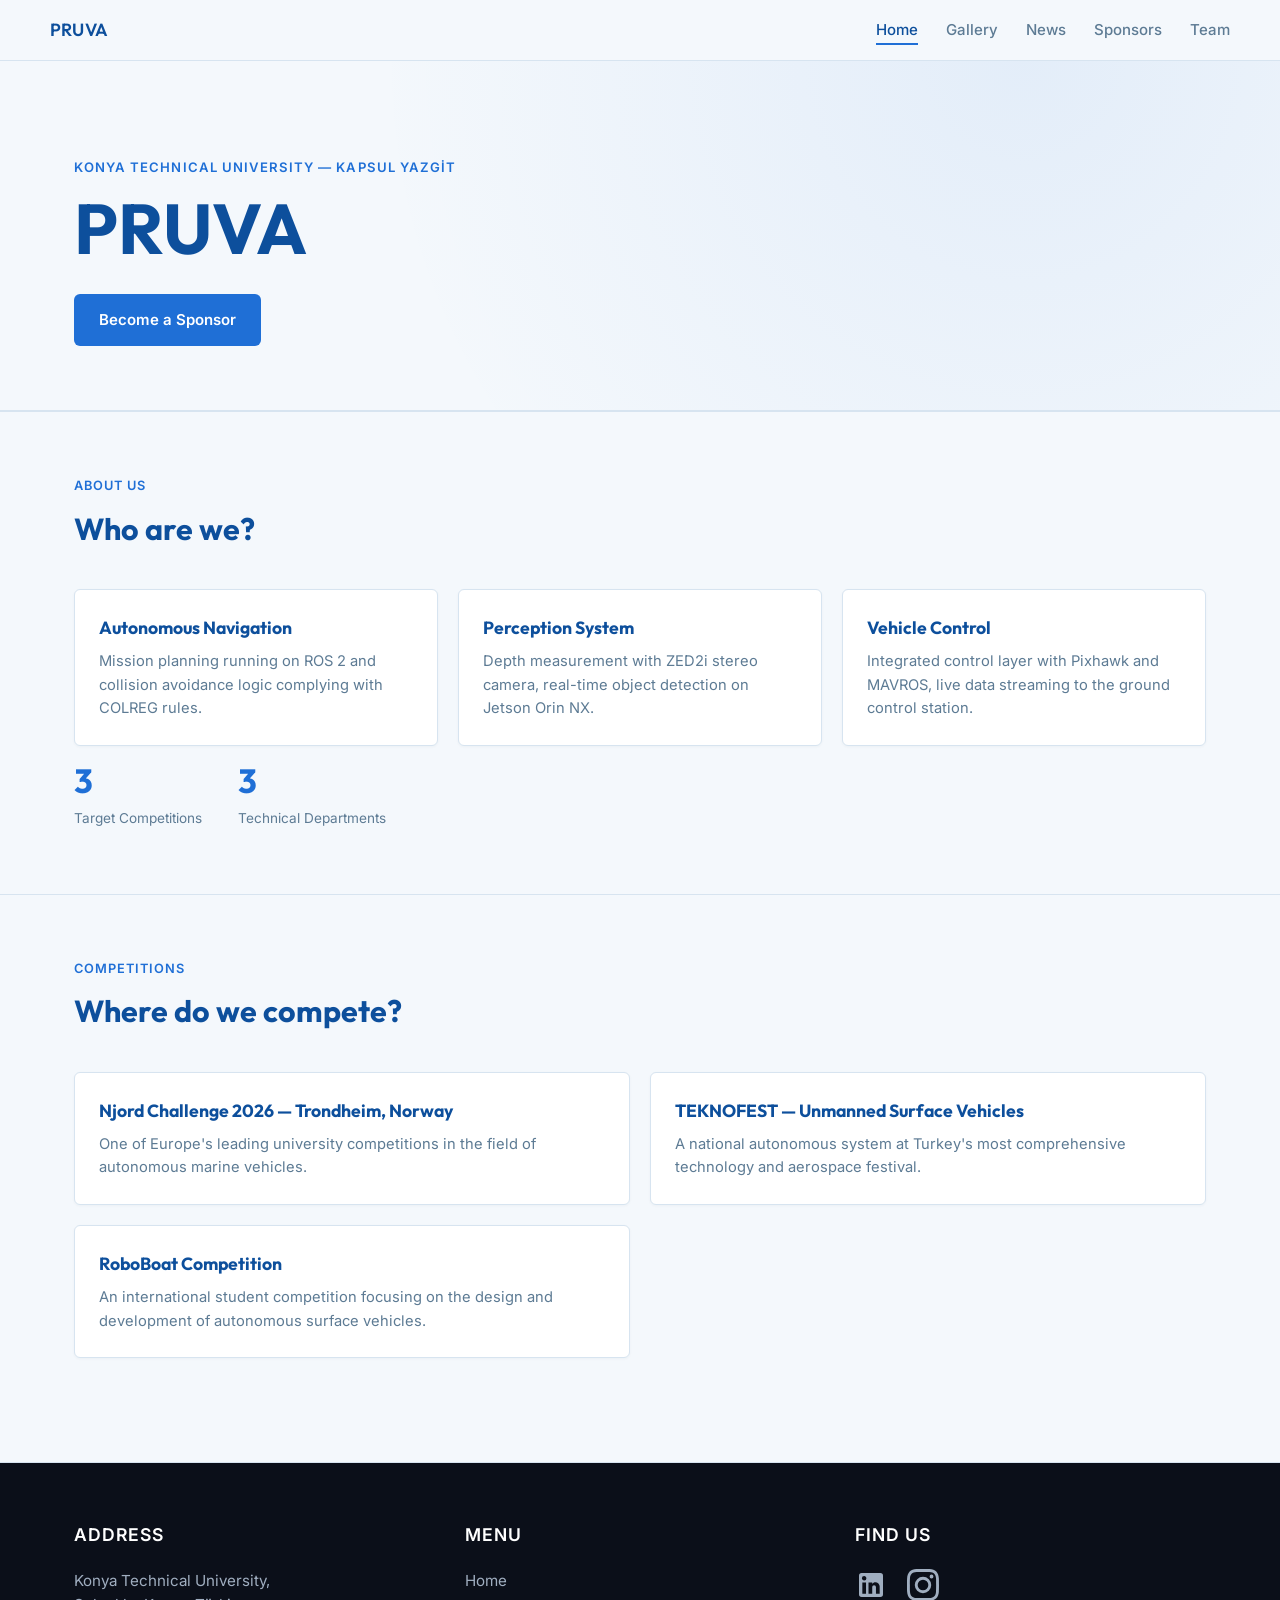
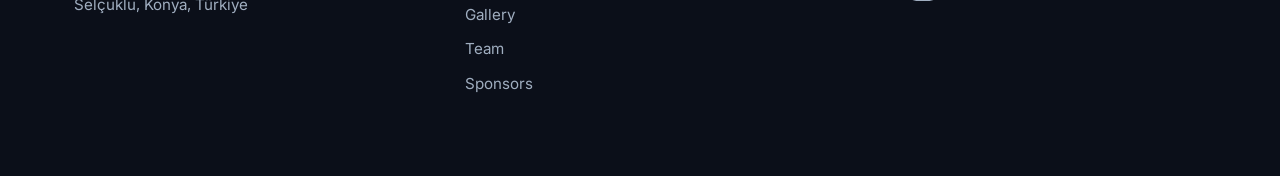
<file: index.html>
<!DOCTYPE html>
<html lang="en">
<head>
<meta charset="UTF-8">
<meta name="viewport" content="width=device-width, initial-scale=1.0">
<title>KAPSUL YAZGİT PRUVA</title>
<link rel="icon" type="image/png" href="assets/img/team_logo/pruva-favicon.png">
<meta name="description" content="KAPSUL YAZGİT community's autonomous surface vehicle project PRUVA — Njord Challenge 2026 and TEKNOFEST.">
<link rel="preconnect" href="https://fonts.googleapis.com">
<link href="https://fonts.googleapis.com/css2?family=Outfit:wght@500;600;700&family=Inter:wght@400;500;600&display=swap" rel="stylesheet">
<link rel="stylesheet" href="assets/css/style.css">
</head>
<body>

<header class="site-header">
  <div class="wrap nav-row">
    <a href="index.html" class="brand">PRUVA</a>
    <button class="nav-toggle" aria-label="Menu">MENU</button>
    <nav class="main-nav">
      <ul>
        <li><a href="index.html">Home</a></li>
        <li><a href="gallery.html">Gallery</a></li>
        <li><a href="news.html">News</a></li>
        <li><a href="sponsors.html">Sponsors</a></li>
        <li><a href="team.html">Team</a></li>
      </ul>
    </nav>
  </div>
</header>

<section class="hero">
  <div class="wrap">
    <div class="eyebrow">Konya Technical University — KAPSUL YAZGİT</div>
    <h1>PRUVA</h1>
    <div class="cta-row">
      <a href="sponsors.html" class="btn btn-primary">Become a Sponsor</a>
    </div>
  </div>
</section>

<section>
  <div class="wrap">
    <div class="section-head">
      <div class="eyebrow">About Us</div>
      <h2>Who are we?</h2>
    </div>
    <div class="grid grid-3">
      <div class="card">
        <h3>Autonomous Navigation</h3>
        <p>Mission planning running on ROS 2 and collision avoidance logic complying with COLREG rules.</p>
      </div>
      <div class="card">
        <h3>Perception System</h3>
        <p>Depth measurement with ZED2i stereo camera, real-time object detection on Jetson Orin NX.</p>
      </div>
      <div class="card">
        <h3>Vehicle Control</h3>
        <p>Integrated control layer with Pixhawk and MAVROS, live data streaming to the ground control station.</p>
      </div>
    </div>

    <div class="stat-row">
      <div class="stat"><div class="num">3</div><div class="label">Target Competitions</div></div>
      <div class="stat"><div class="num">3</div><div class="label">Technical Departments</div></div>
    </div>
  </div>
</section>

<section>
  <div class="wrap">
    <div class="section-head">
      <div class="eyebrow">Competitions</div>
      <h2>Where do we compete?</h2>
    </div>
    <div class="grid grid-2">
      <div class="card">
        <h3>Njord Challenge 2026 — Trondheim, Norway</h3>
        <p>One of Europe's leading university competitions in the field of autonomous marine vehicles.</p>
      </div>
      <div class="card">
        <h3>TEKNOFEST — Unmanned Surface Vehicles</h3>
        <p>A national autonomous system at Turkey's most comprehensive technology and aerospace festival.</p>
      </div>
      <div class="card">
        <h3>RoboBoat Competition</h3>
        <p>An international student competition focusing on the design and development of autonomous surface vehicles.</p>
      </div>
    </div>
  </div>
</section>

<footer class="site-footer">
  <div class="wrap footer-content">
    
    <div class="footer-section">
      <h3>Address</h3>
      <p>Konya Technical University,<br>Selçuklu, Konya, Türkiye</p>
    </div>

    <div class="footer-section">
      <h3>Menu</h3>
      <div class="footer-menu-links">
        <a href="index.html">Home</a>
        <a href="gallery.html">Gallery</a>
        <a href="team.html">Team</a>
        <a href="sponsors.html">Sponsors</a>
      </div>
    </div>

    <div class="footer-section">
      <h3>Find Us</h3>
      <div class="social-logos">
        <a href="https://www.linkedin.com/in/pruva-takimi-93b752388/" target="_blank" aria-label="LinkedIn">
          <svg viewBox="0 0 24 24" xmlns="http://www.w3.org/2000/svg"><path d="M19 3a2 2 0 0 1 2 2v14a2 2 0 0 1-2 2H5a2 2 0 0 1-2-2V5a2 2 0 0 1 2-2zm-.5 15.5v-5.3a3.26 3.26 0 0 0-3.26-3.26c-.85 0-1.84.52-2.32 1.3v-1.11h-2.79v8.37h2.79v-4.93c0-.77.62-1.4 1.39-1.4a1.4 1.4 0 0 1 1.4 1.4v4.93zM6.88 8.56a1.68 1.68 0 0 0 1.68-1.68c0-.93-.75-1.69-1.68-1.69a1.69 1.69 0 0 0-1.69 1.69c0 .93.76 1.68 1.69 1.68m1.39 9.94v-8.37H5.5v8.37z"/></svg>
        </a>
        <a href="https://www.instagram.com/pruva_team/" target="_blank" aria-label="Instagram">
          <svg viewBox="0 0 24 24" xmlns="http://www.w3.org/2000/svg"><path d="M12 2.163c3.204 0 3.584.012 4.85.07 3.252.148 4.771 1.691 4.919 4.919.058 1.265.069 1.645.069 4.849 0 3.205-.012 3.584-.069 4.849-.149 3.225-1.664 4.771-4.919 4.919-1.266.058-1.644.07-4.85.07-3.204 0-3.584-.012-4.849-.07-3.26-.149-4.771-1.699-4.919-4.92-.058-1.265-.07-1.644-.07-4.849 0-3.204 0.013-3.583.07-4.849.149-3.227 1.664-4.771 4.919-4.919 1.266-.057 1.645-.069 4.849-.069zM12 0C8.741 0 8.333.014 7.053.072 2.695.272.273 2.69.073 7.051.014 8.333 0 8.741 0 12c0 3.259.014 3.668.072 4.948.2 4.358 2.618 6.78 6.98 6.98 1.281.058 1.689.072 4.948.072 3.259 0 3.668-.014 4.948-.072 4.354-.2 6.782-2.618 6.979-6.98.059-1.28.073-1.689.073-4.948 0-3.259-.014-3.667-.072-4.947-.196-4.354-2.617-6.78-6.979-6.98C15.668.014 15.259 0 12 0zm0 5.838a6.162 6.162 0 1 0 0 12.324 6.162 6.162 0 0 0 0-12.324zM12 16a4 4 0 1 1 0-8 4 4 0 0 1 0 8zm6.406-11.845a1.44 1.44 0 1 0 0 2.881 1.44 1.44 0 0 0 0-2.881z"/></svg>
        </a>
      </div>
    </div>
  </div>
</footer>

<script src="assets/js/main.js"></script>
</body>
</html>
</file>
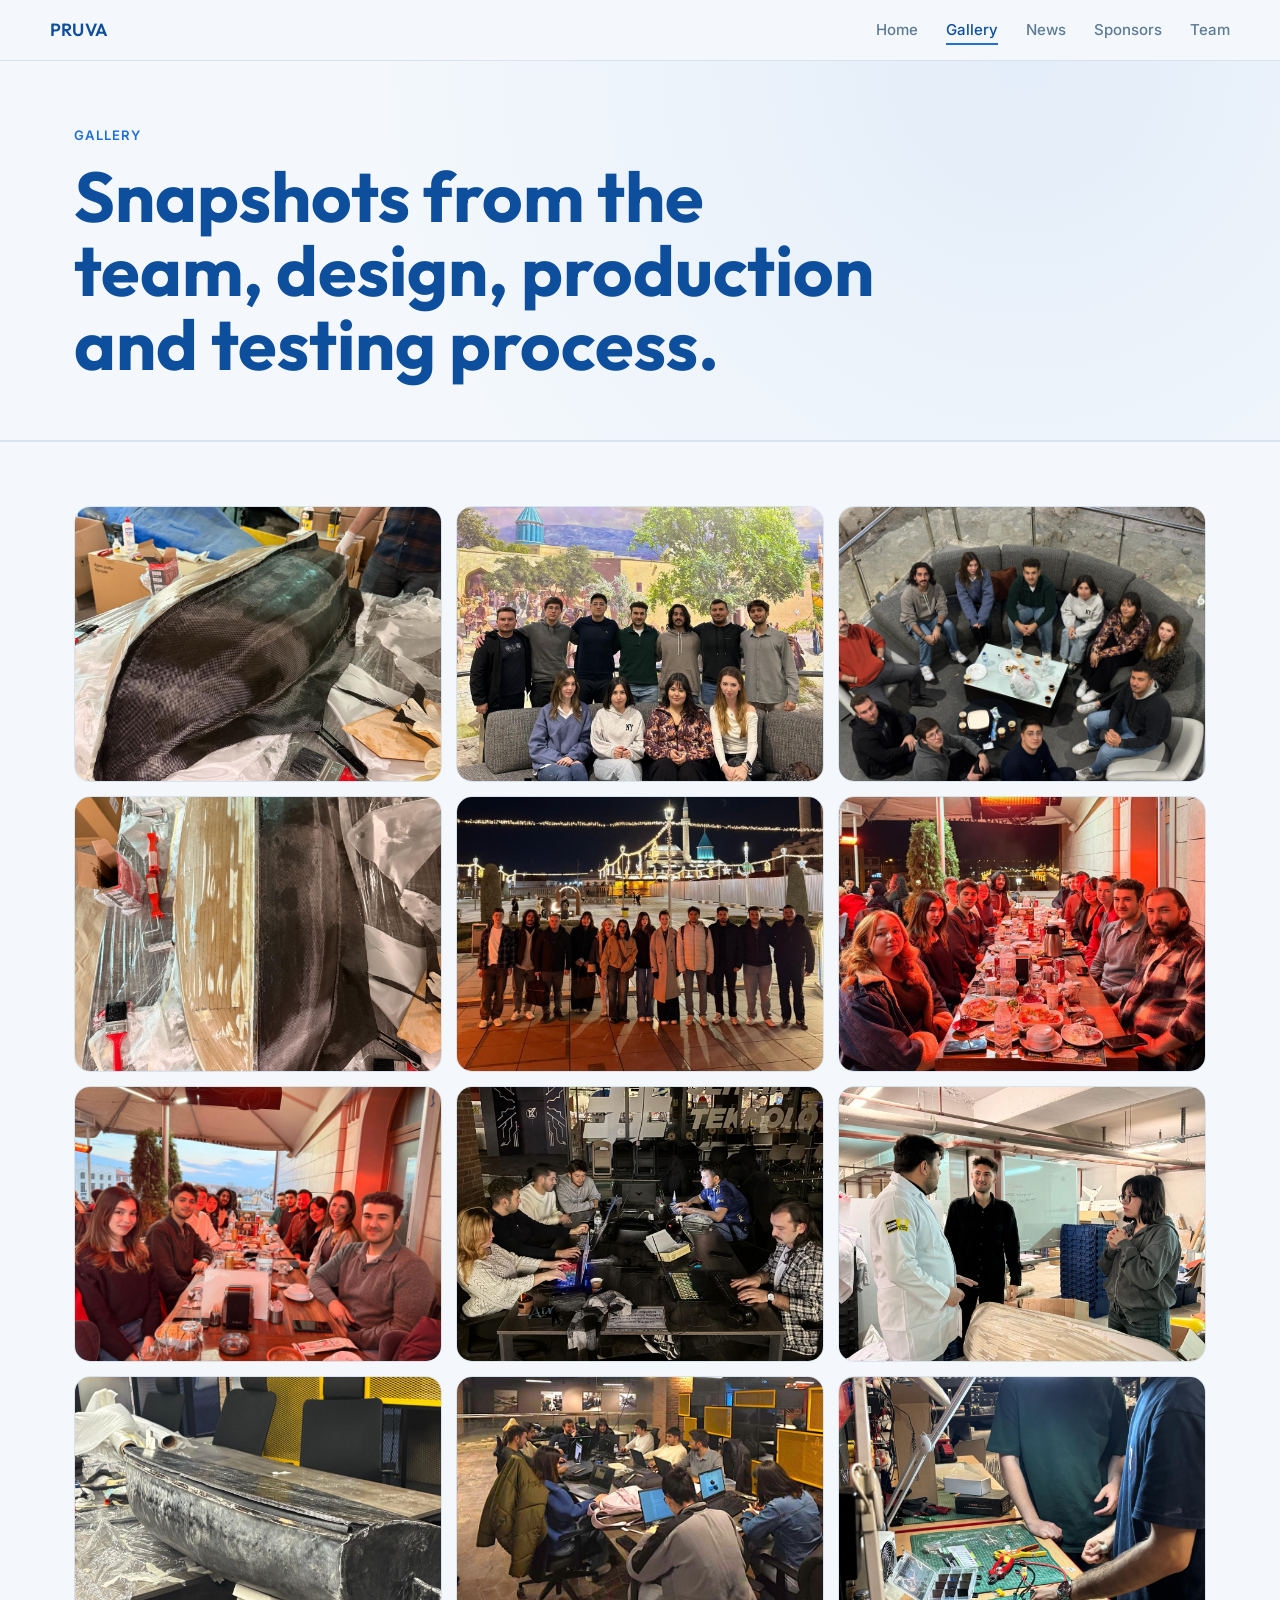
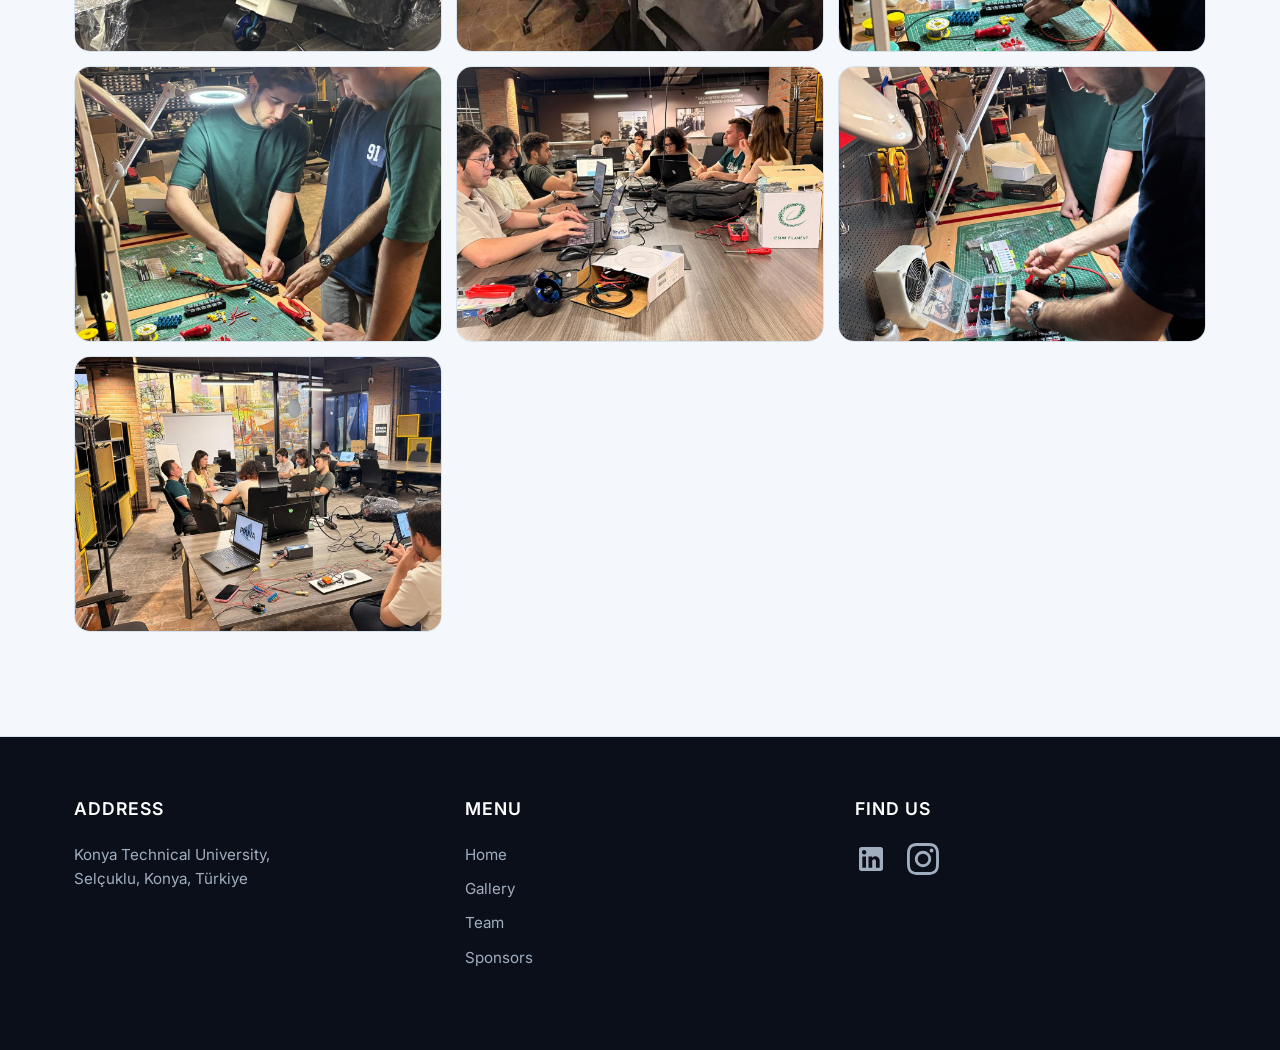
<file: gallery.html>
<!DOCTYPE html>
<html lang="en">
<head>
<meta charset="UTF-8">
<meta name="viewport" content="width=device-width, initial-scale=1.0">
<title>Gallery — KAPSUL YAZGİT PRUVA</title>
<link rel="icon" type="image/png" href="assets/img/team_logo/pruva-favicon.png">
<link rel="preconnect" href="https://fonts.googleapis.com">
<link href="https://fonts.googleapis.com/css2?family=Outfit:wght@500;600;700&family=Inter:wght@400;500;600&display=swap" rel="stylesheet">
<link rel="stylesheet" href="assets/css/style.css">
</head>
<body>

<header class="site-header">
  <div class="wrap nav-row">
    <a href="index.html" class="brand">PRUVA</a>
    <button class="nav-toggle" aria-label="Menu">MENU</button>
    <nav class="main-nav">
      <ul>
        <li><a href="index.html">Home</a></li>
        <li><a href="gallery.html">Gallery</a></li>
        <li><a href="news.html">News</a></li>
        <li><a href="sponsors.html">Sponsors</a></li>
        <li><a href="team.html">Team</a></li>
      </ul>
    </nav>
  </div>
</header>

<section class="hero" style="padding:64px 0 40px;">
  <div class="wrap">
    <div class="eyebrow">Gallery</div>
    <h1>Snapshots from the team, design, production and testing process.</h1>
  </div>
</section>

<section>
  <div class="wrap">
    <div class="gallery-grid">
      <div class="gallery-item"><img src="assets/img/gallery/pruva_8.jpeg" alt="PRUVA"></div>
      <div class="gallery-item"><img src="assets/img/gallery/pruva_0.jpeg" alt="PRUVA"></div>
      <div class="gallery-item"><img src="assets/img/gallery/pruva_1.jpeg" alt="PRUVA"></div>
      <div class="gallery-item"><img src="assets/img/gallery/pruva_9.jpeg" alt="PRUVA"></div>
      <div class="gallery-item"><img src="assets/img/gallery/pruva_2.jpeg" alt="PRUVA"></div>
      <div class="gallery-item"><img src="assets/img/gallery/pruva_3.jpeg" alt="PRUVA"></div>
      <div class="gallery-item"><img src="assets/img/gallery/pruva_5.jpeg" alt="PRUVA"></div>
      <div class="gallery-item"><img src="assets/img/gallery/pruva_6.jpeg" alt="PRUVA"></div>
      <div class="gallery-item"><img src="assets/img/gallery/pruva_10.jpeg" alt="PRUVA"></div>
      <div class="gallery-item"><img src="assets/img/gallery/pruva_11.jpeg" alt="PRUVA"></div>
      <div class="gallery-item"><img src="assets/img/gallery/pruva_12.jpeg" alt="PRUVA"></div>
      <div class="gallery-item"><img src="assets/img/gallery/pruva_13.jpeg" alt="PRUVA"></div>
      <div class="gallery-item"><img src="assets/img/gallery/pruva_14.jpeg" alt="PRUVA"></div>
      <div class="gallery-item"><img src="assets/img/gallery/pruva_15.jpeg" alt="PRUVA"></div>
      <div class="gallery-item"><img src="assets/img/gallery/pruva_16.jpeg" alt="PRUVA"></div>
      <div class="gallery-item"><img src="assets/img/gallery/pruva_17.jpeg" alt="PRUVA"></div>
    </div>
  </div>
</section>

<footer class="site-footer">
  <div class="wrap footer-content">
    
    <div class="footer-section">
      <h3>Address</h3>
      <p>Konya Technical University,<br>Selçuklu, Konya, Türkiye</p>
    </div>

    <div class="footer-section">
      <h3>Menu</h3>
      <div class="footer-menu-links">
        <a href="index.html">Home</a>
        <a href="gallery.html">Gallery</a>
        <a href="team.html">Team</a>
        <a href="sponsors.html">Sponsors</a>
      </div>
    </div>

    <div class="footer-section">
      <h3>Find Us</h3>
      <div class="social-logos">
        <a href="https://www.linkedin.com/in/pruva-takimi-93b752388/" target="_blank" aria-label="LinkedIn">
          <svg viewBox="0 0 24 24" xmlns="http://www.w3.org/2000/svg"><path d="M19 3a2 2 0 0 1 2 2v14a2 2 0 0 1-2 2H5a2 2 0 0 1-2-2V5a2 2 0 0 1 2-2zm-.5 15.5v-5.3a3.26 3.26 0 0 0-3.26-3.26c-.85 0-1.84.52-2.32 1.3v-1.11h-2.79v8.37h2.79v-4.93c0-.77.62-1.4 1.39-1.4a1.4 1.4 0 0 1 1.4 1.4v4.93zM6.88 8.56a1.68 1.68 0 0 0 1.68-1.68c0-.93-.75-1.69-1.68-1.69a1.69 1.69 0 0 0-1.69 1.69c0 .93.76 1.68 1.69 1.68m1.39 9.94v-8.37H5.5v8.37z"/></svg>
        </a>
        <a href="https://www.instagram.com/pruva_team/" target="_blank" aria-label="Instagram">
          <svg viewBox="0 0 24 24" xmlns="http://www.w3.org/2000/svg"><path d="M12 2.163c3.204 0 3.584.012 4.85.07 3.252.148 4.771 1.691 4.919 4.919.058 1.265.069 1.645.069 4.849 0 3.205-.012 3.584-.069 4.849-.149 3.225-1.664 4.771-4.919 4.919-1.266.058-1.644.07-4.85.07-3.204 0-3.584-.012-4.849-.07-3.26-.149-4.771-1.699-4.919-4.92-.058-1.265-.07-1.644-.07-4.849 0-3.204 0.013-3.583.07-4.849.149-3.227 1.664-4.771 4.919-4.919 1.266-.057 1.645-.069 4.849-.069zM12 0C8.741 0 8.333.014 7.053.072 2.695.272.273 2.69.073 7.051.014 8.333 0 8.741 0 12c0 3.259.014 3.668.072 4.948.2 4.358 2.618 6.78 6.98 6.98 1.281.058 1.689.072 4.948.072 3.259 0 3.668-.014 4.948-.072 4.354-.2 6.782-2.618 6.979-6.98.059-1.28.073-1.689.073-4.948 0-3.259-.014-3.667-.072-4.947-.196-4.354-2.617-6.78-6.979-6.98C15.668.014 15.259 0 12 0zm0 5.838a6.162 6.162 0 1 0 0 12.324 6.162 6.162 0 0 0 0-12.324zM12 16a4 4 0 1 1 0-8 4 4 0 0 1 0 8zm6.406-11.845a1.44 1.44 0 1 0 0 2.881 1.44 1.44 0 0 0 0-2.881z"/></svg>
        </a>
      </div>
    </div>
  </div>
</footer>

<script src="assets/js/main.js"></script>
</body>
</html>
</file>
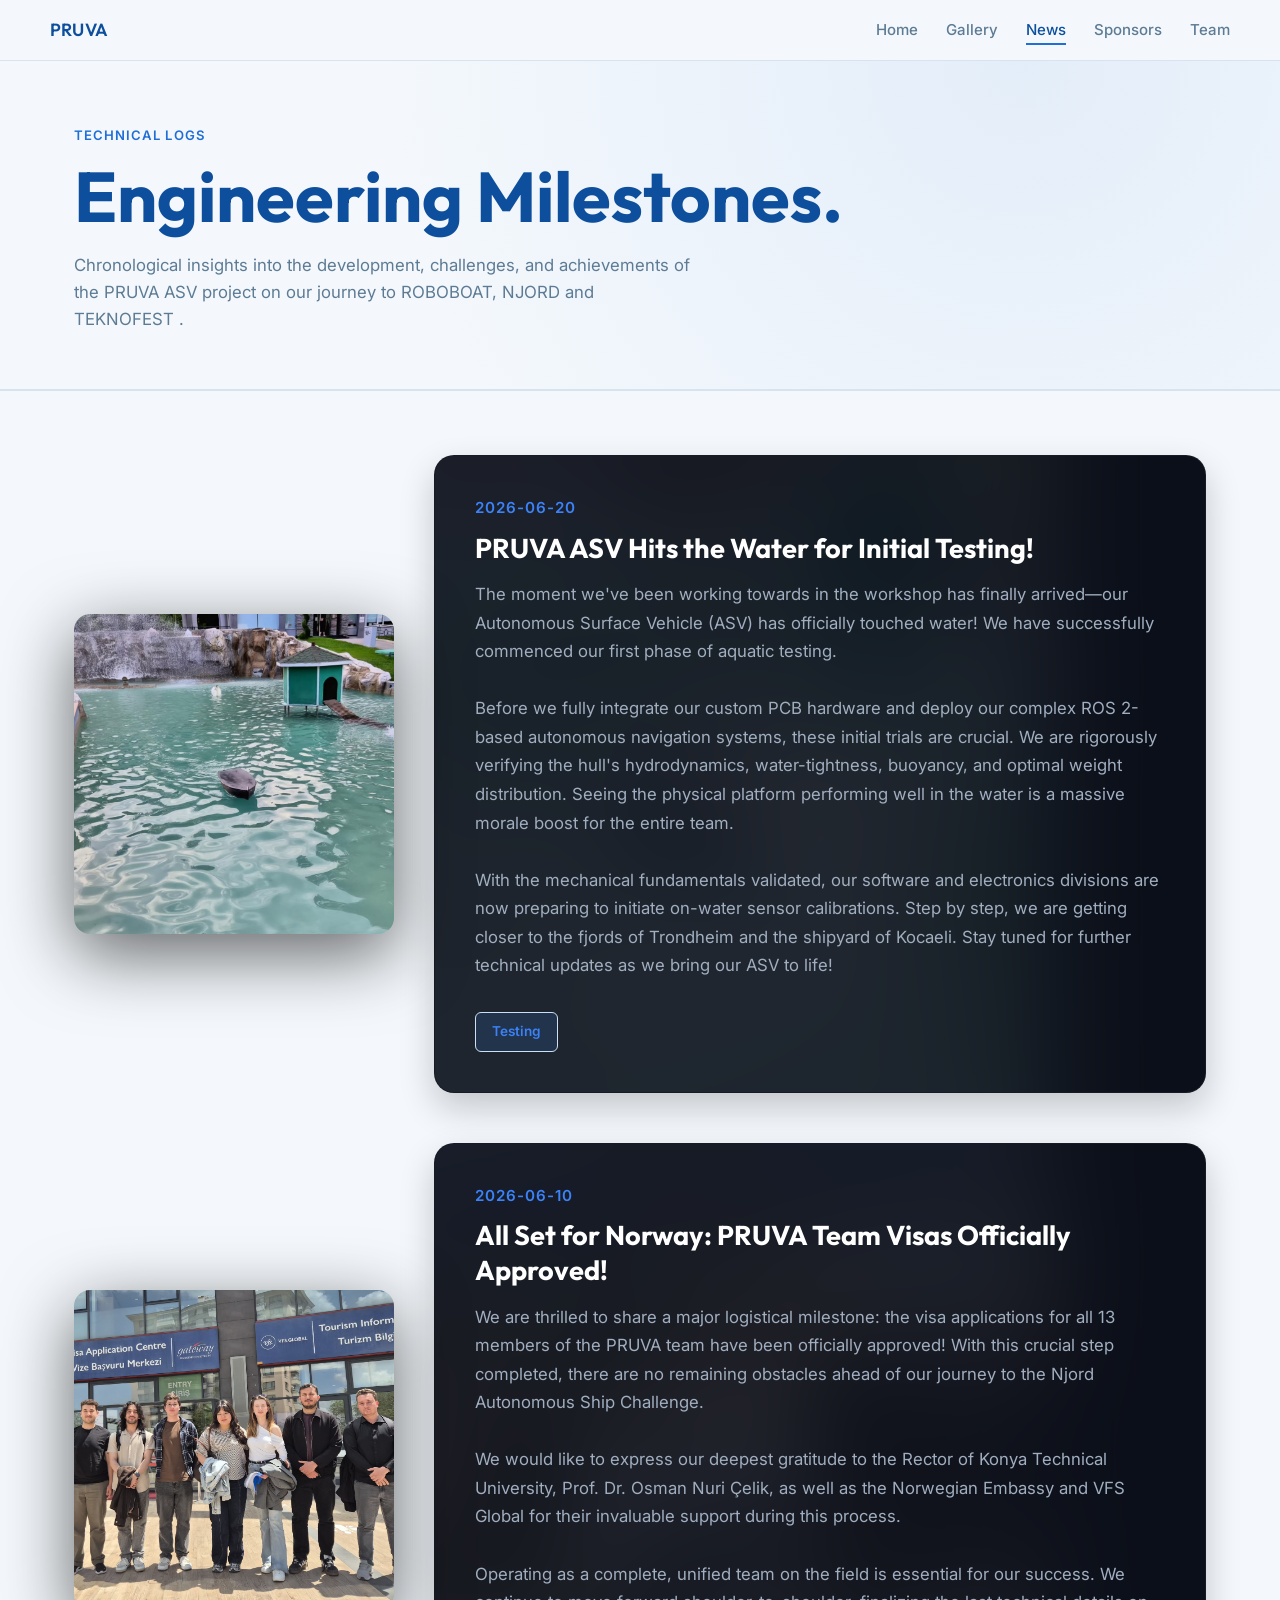
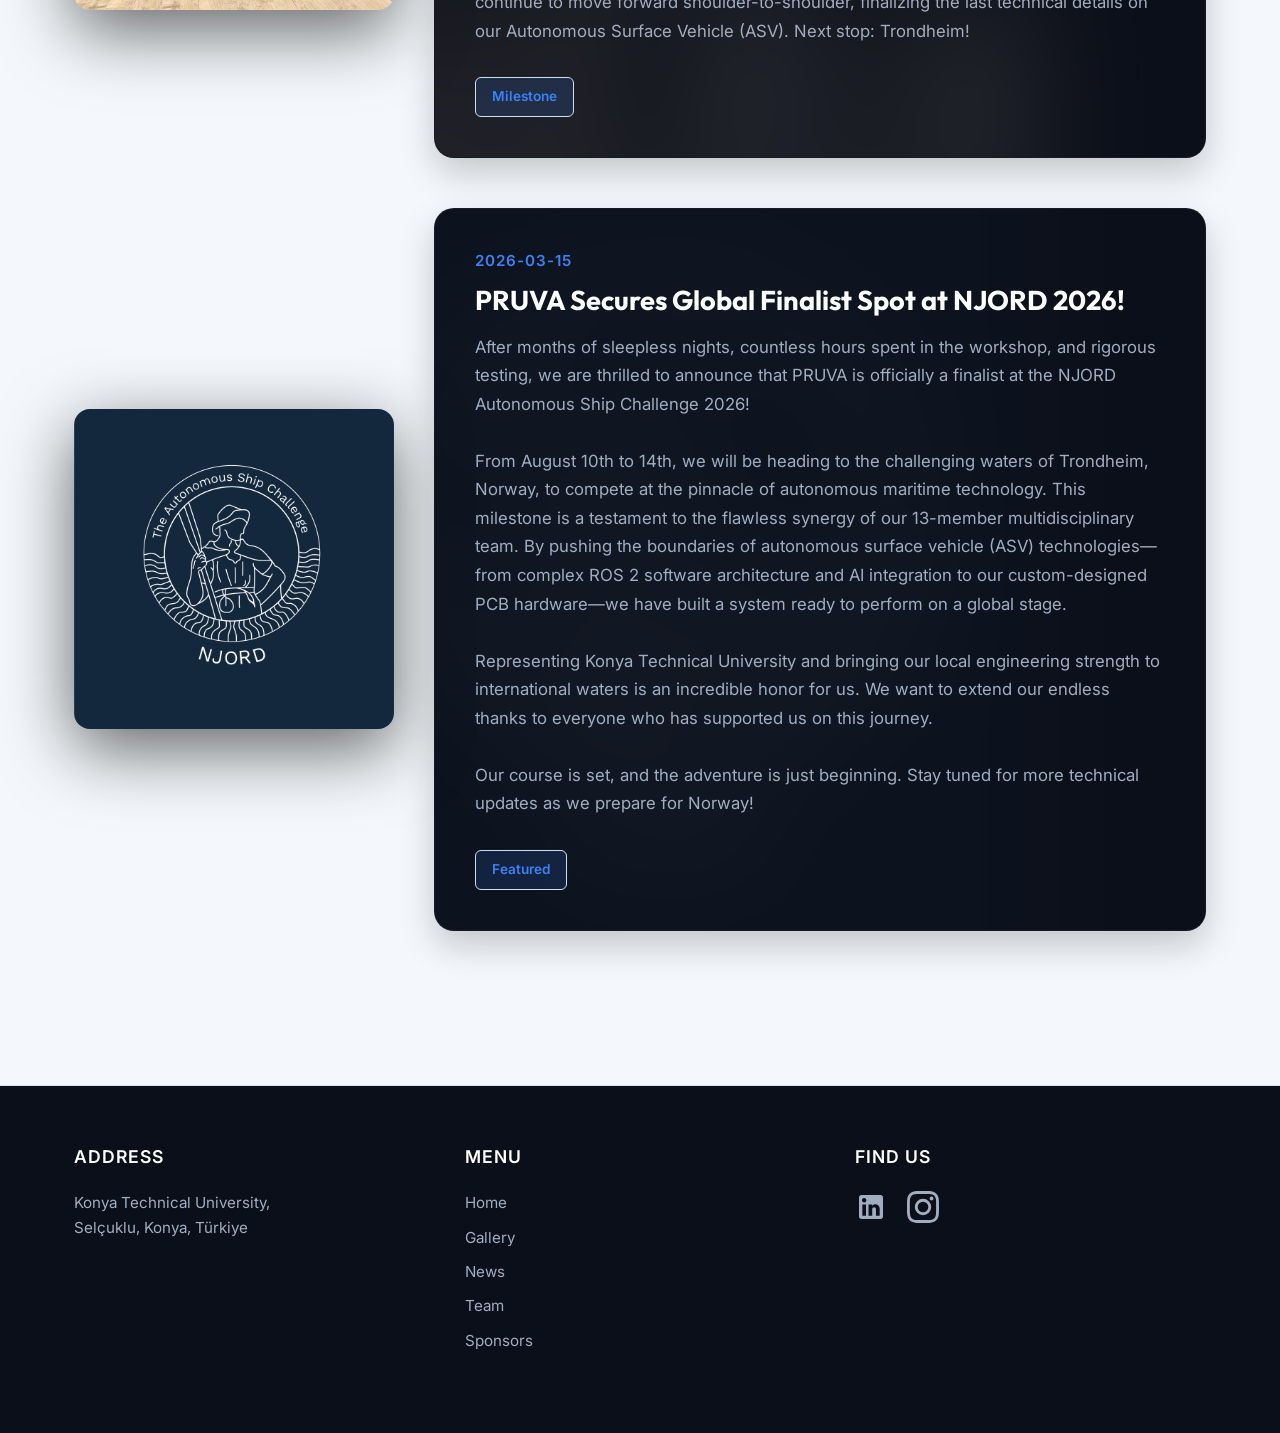
<file: news.html>
<!DOCTYPE html>
<html lang="en">
<head>
<meta charset="UTF-8">
<meta name="viewport" content="width=device-width, initial-scale=1.0">
<title>News — KAPSUL YAZGİT PRUVA</title>
<link rel="icon" type="image/png" href="assets/img/team_logo/pruva-favicon.png">
<link rel="preconnect" href="https://fonts.googleapis.com">
<link href="https://fonts.googleapis.com/css2?family=Outfit:wght@500;600;700&family=Inter:wght@400;500;600&display=swap" rel="stylesheet">
<link rel="stylesheet" href="assets/css/style.css">
</head>
<body>

<header class="site-header">
  <div class="wrap nav-row">
    <a href="index.html" class="brand">PRUVA</a>
    <button class="nav-toggle" aria-label="Menu">MENU</button>
    <nav class="main-nav">
      <ul>
        <li><a href="index.html">Home</a></li>
        <li><a href="gallery.html">Gallery</a></li>
        <li><a href="news.html">News</a></li>
        <li><a href="sponsors.html">Sponsors</a></li>
        <li><a href="team.html">Team</a></li>
      </ul>
    </nav>
  </div>
</header>

<section class="hero" style="padding:64px 0 40px;">
  <div class="wrap">
    <div class="eyebrow">Technical Logs</div>
    <h1>Engineering Milestones.</h1>
    <p class="lead">Chronological insights into the development, challenges, and achievements of the PRUVA ASV project on our journey to ROBOBOAT, NJORD and TEKNOFEST .</p>
  </div>
</section>

<section>
  <div class="wrap">
    <div id="news-list"></div>
  </div>
</section>

<footer class="site-footer">
  <div class="wrap footer-content">
    <div class="footer-section">
      <h3>Address</h3>
      <p>Konya Technical University,<br>Selçuklu, Konya, Türkiye</p>
    </div>
    <div class="footer-section">
      <h3>Menu</h3>
      <div class="footer-menu-links">
        <a href="index.html">Home</a>
        <a href="gallery.html">Gallery</a>
        <a href="news.html">News</a>
        <a href="team.html">Team</a>
        <a href="sponsors.html">Sponsors</a>
      </div>
    </div>
    <div class="footer-section">
      <h3>Find Us</h3>
      <div class="social-logos">
        <a href="https://www.linkedin.com/in/pruva-takimi-93b752388/" target="_blank" aria-label="LinkedIn">
          <svg viewBox="0 0 24 24" xmlns="http://www.w3.org/2000/svg"><path d="M19 3a2 2 0 0 1 2 2v14a2 2 0 0 1-2 2H5a2 2 0 0 1-2-2V5a2 2 0 0 1 2-2zm-.5 15.5v-5.3a3.26 3.26 0 0 0-3.26-3.26c-.85 0-1.84.52-2.32 1.3v-1.11h-2.79v8.37h2.79v-4.93c0-.77.62-1.4 1.39-1.4a1.4 1.4 0 0 1 1.4 1.4v4.93zM6.88 8.56a1.68 1.68 0 0 0 1.68-1.68c0-.93-.75-1.69-1.68-1.69a1.69 1.69 0 0 0-1.69 1.69c0 .93.76 1.68 1.69 1.68m1.39 9.94v-8.37H5.5v8.37z"/></svg>
        </a>
        <a href="https://www.instagram.com/pruva_team/" target="_blank" aria-label="Instagram">
          <svg viewBox="0 0 24 24" xmlns="http://www.w3.org/2000/svg"><path d="M12 2.163c3.204 0 3.584.012 4.85.07 3.252.148 4.771 1.691 4.919 4.919.058 1.265.069 1.645.069 4.849 0 3.205-.012 3.584-.069 4.849-.149 3.225-1.664 4.771-4.919 4.919-1.266.058-1.644.07-4.85.07-3.204 0-3.584-.012-4.849-.07-3.26-.149-4.771-1.699-4.919-4.92-.058-1.265-.07-1.644-.07-4.849 0-3.204 0.013-3.583.07-4.849.149-3.227 1.664-4.771 4.919-4.919 1.266-.057 1.645-.069 4.849-.069zM12 0C8.741 0 8.333.014 7.053.072 2.695.272.273 2.69.073 7.051.014 8.333 0 8.741 0 12c0 3.259.014 3.668.072 4.948.2 4.358 2.618 6.78 6.98 6.98 1.281.058 1.689.072 4.948.072 3.259 0 3.668-.014 4.948-.072 4.354-.2 6.782-2.618 6.979-6.98.059-1.28.073-1.689.073-4.948 0-3.259-.014-3.667-.072-4.947-.196-4.354-2.617-6.78-6.979-6.98C15.668.014 15.259 0 12 0zm0 5.838a6.162 6.162 0 1 0 0 12.324 6.162 6.162 0 0 0 0-12.324zM12 16a4 4 0 1 1 0-8 4 4 0 0 1 0 8zm6.406-11.845a1.44 1.44 0 1 0 0 2.881 1.44 1.44 0 0 0 0-2.881z"/></svg>
        </a>
      </div>
    </div>
  </div>
</footer>

<script src="assets/js/main.js"></script>
</body>
</html>
</file>
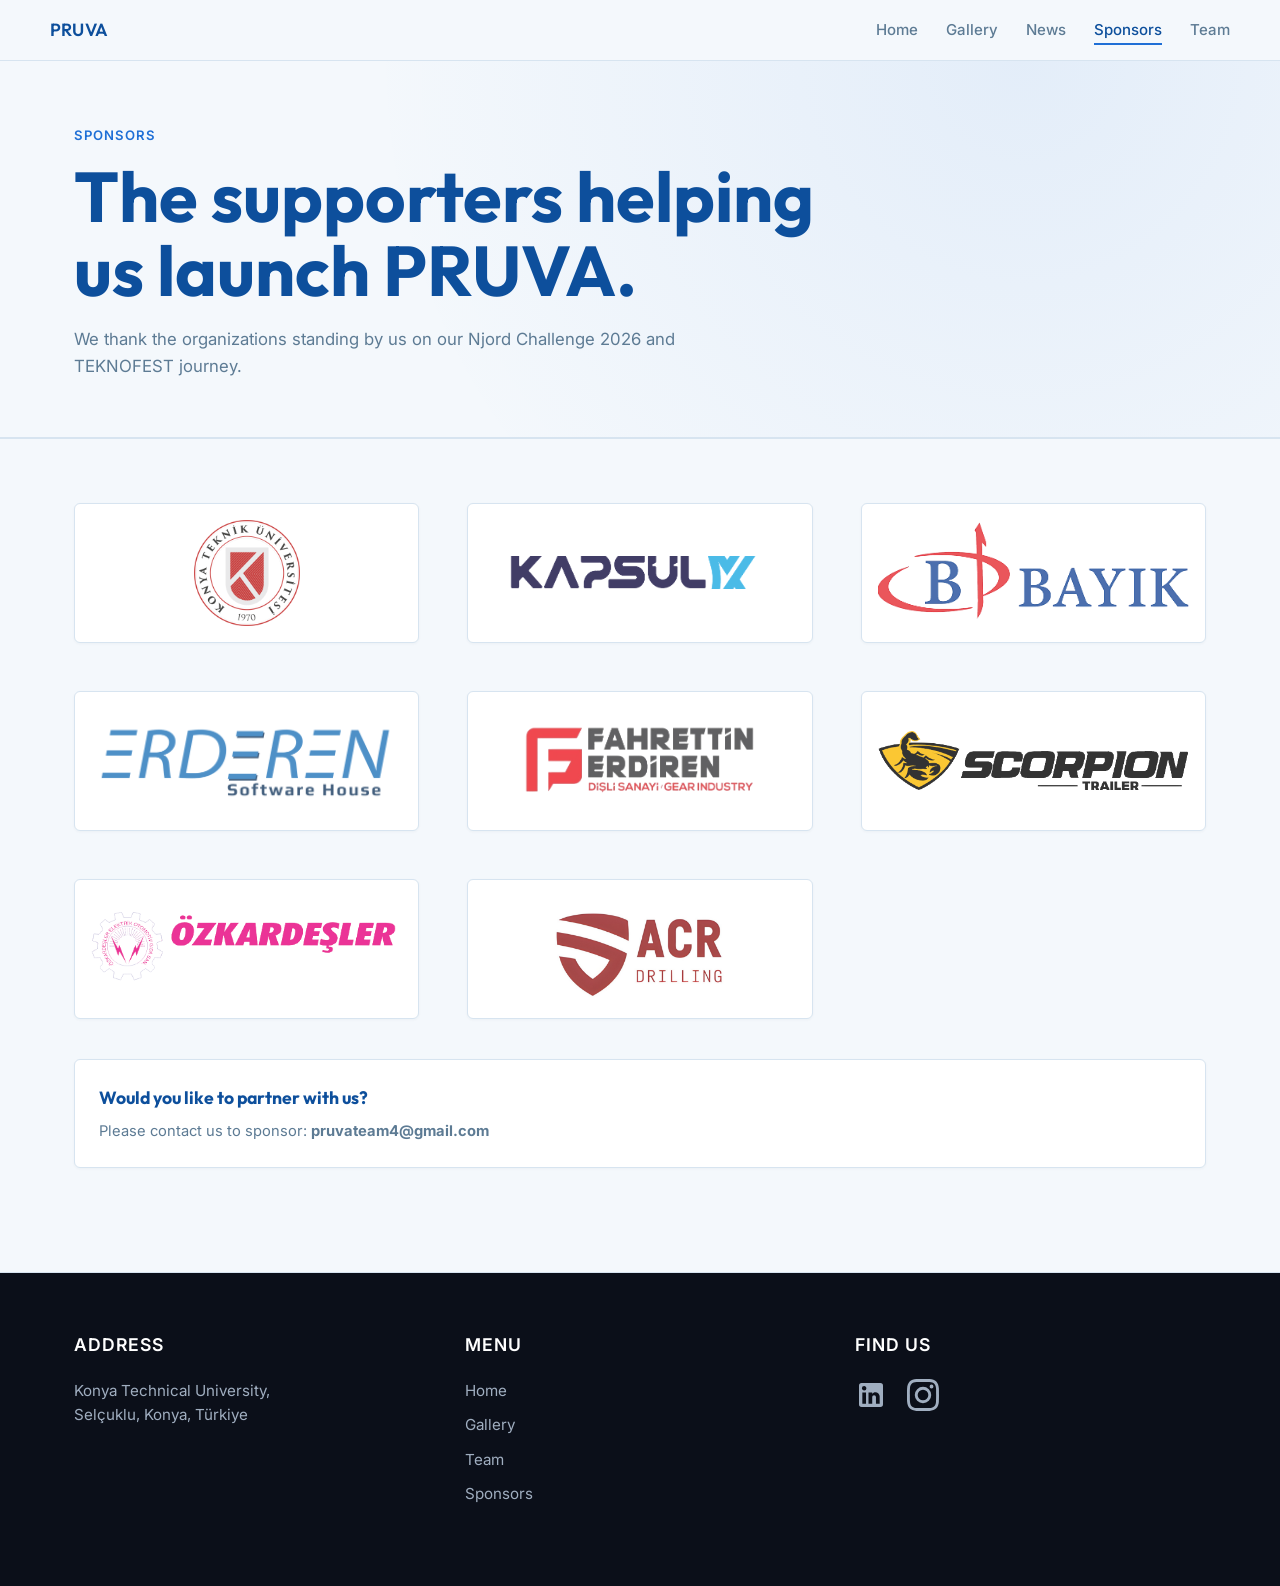
<file: sponsors.html>
<!DOCTYPE html>
<html lang="en">
<head>
<meta charset="UTF-8">
<meta name="viewport" content="width=device-width, initial-scale=1.0">
<title>Sponsors — KAPSUL YAZGİT PRUVA</title>
<link rel="icon" type="image/png" href="assets/img/team_logo/pruva-favicon.png">
<link rel="preconnect" href="https://fonts.googleapis.com">
<link href="https://fonts.googleapis.com/css2?family=Outfit:wght@500;600;700&family=Inter:wght@400;500;600&display=swap" rel="stylesheet">
<link rel="stylesheet" href="assets/css/style.css">
</head>
<body>

<header class="site-header">
  <div class="wrap nav-row">
    <a href="index.html" class="brand">PRUVA</a>
    <button class="nav-toggle" aria-label="Menu">MENU</button>
    <nav class="main-nav">
      <ul>
        <li><a href="index.html">Home</a></li>
        <li><a href="gallery.html">Gallery</a></li>
        <li><a href="news.html">News</a></li>
        <li><a href="sponsors.html">Sponsors</a></li>
        <li><a href="team.html">Team</a></li>
      </ul>
    </nav>
  </div>
</header>

<section class="hero" style="padding:64px 0 40px;">
  <div class="wrap">
    <div class="eyebrow">Sponsors</div>
    <h1>The supporters helping us launch PRUVA.</h1>
    <p class="lead">We thank the organizations standing by us on our Njord Challenge 2026 and TEKNOFEST journey.</p>
  </div>
</section>

<section>
  <div class="wrap">

    <div class="sponsor-grid">
      <div class="sponsor-logo"><img src="assets/img/sponsors/ktunpng.png" alt="Konya Teknik Üniversitesi"></div>
      <div class="sponsor-logo"><img src="assets/img/sponsors/kapsülpng.png" alt="Kapsül Konya"></div>
      <div class="sponsor-logo"><img src="assets/img/sponsors/bayıkpng.png" alt="Bayık"></div>
      <div class="sponsor-logo"><img src="assets/img/sponsors/erderenpng.png" alt="Erderen"></div>
      <div class="sponsor-logo"><img src="assets/img/sponsors/fahrettinpng.png" alt="Fahrettin"></div>
      <div class="sponsor-logo"><img src="assets/img/sponsors/scorpionpng.png" alt="Scorpion"></div>
      <div class="sponsor-logo"><img src="assets/img/sponsors/özkardeslerpng.png" alt="Özkardeşler"></div>
      <div class="sponsor-logo"><img src="assets/img/sponsors/acr_sondaj.jpeg" alt="ACR Sondaj"></div>
    </div>

    <div class="card" style="margin-top:40px;">
      <h3>Would you like to partner with us?</h3>
      <p>Please contact us to sponsor: <strong>pruvateam4@gmail.com</strong></p>
    </div>

  </div>
</section>

<footer class="site-footer">
  <div class="wrap footer-content">
    
    <div class="footer-section">
      <h3>Address</h3>
      <p>Konya Technical University,<br>Selçuklu, Konya, Türkiye</p>
    </div>

    <div class="footer-section">
      <h3>Menu</h3>
      <div class="footer-menu-links">
        <a href="index.html">Home</a>
        <a href="gallery.html">Gallery</a>
        <a href="team.html">Team</a>
        <a href="sponsors.html">Sponsors</a>
      </div>
    </div>

    <div class="footer-section">
      <h3>Find Us</h3>
      <div class="social-logos">
        <a href="https://www.linkedin.com/in/pruva-takimi-93b752388/" target="_blank" aria-label="LinkedIn">
          <svg viewBox="0 0 24 24" xmlns="http://www.w3.org/2000/svg"><path d="M19 3a2 2 0 0 1 2 2v14a2 2 0 0 1-2 2H5a2 2 0 0 1-2-2V5a2 2 0 0 1 2-2zm-.5 15.5v-5.3a3.26 3.26 0 0 0-3.26-3.26c-.85 0-1.84.52-2.32 1.3v-1.11h-2.79v8.37h2.79v-4.93c0-.77.62-1.4 1.39-1.4a1.4 1.4 0 0 1 1.4 1.4v4.93zM6.88 8.56a1.68 1.68 0 0 0 1.68-1.68c0-.93-.75-1.69-1.68-1.69a1.69 1.69 0 0 0-1.69 1.69c0 .93.76 1.68 1.69 1.68m1.39 9.94v-8.37H5.5v8.37z"/></svg>
        </a>
        <a href="https://www.instagram.com/pruva_team/" target="_blank" aria-label="Instagram">
          <svg viewBox="0 0 24 24" xmlns="http://www.w3.org/2000/svg"><path d="M12 2.163c3.204 0 3.584.012 4.85.07 3.252.148 4.771 1.691 4.919 4.919.058 1.265.069 1.645.069 4.849 0 3.205-.012 3.584-.069 4.849-.149 3.225-1.664 4.771-4.919 4.919-1.266.058-1.644.07-4.85.07-3.204 0-3.584-.012-4.849-.07-3.26-.149-4.771-1.699-4.919-4.92-.058-1.265-.07-1.644-.07-4.849 0-3.204 0.013-3.583.07-4.849.149-3.227 1.664-4.771 4.919-4.919 1.266-.057 1.645-.069 4.849-.069zM12 0C8.741 0 8.333.014 7.053.072 2.695.272.273 2.69.073 7.051.014 8.333 0 8.741 0 12c0 3.259.014 3.668.072 4.948.2 4.358 2.618 6.78 6.98 6.98 1.281.058 1.689.072 4.948.072 3.259 0 3.668-.014 4.948-.072 4.354-.2 6.782-2.618 6.979-6.98.059-1.28.073-1.689.073-4.948 0-3.259-.014-3.667-.072-4.947-.196-4.354-2.617-6.78-6.979-6.98C15.668.014 15.259 0 12 0zm0 5.838a6.162 6.162 0 1 0 0 12.324 6.162 6.162 0 0 0 0-12.324zM12 16a4 4 0 1 1 0-8 4 4 0 0 1 0 8zm6.406-11.845a1.44 1.44 0 1 0 0 2.881 1.44 1.44 0 0 0 0-2.881z"/></svg>
        </a>
      </div>
    </div>
  </div>
</footer>

<script src="assets/js/main.js"></script>
</body>
</html>
</file>
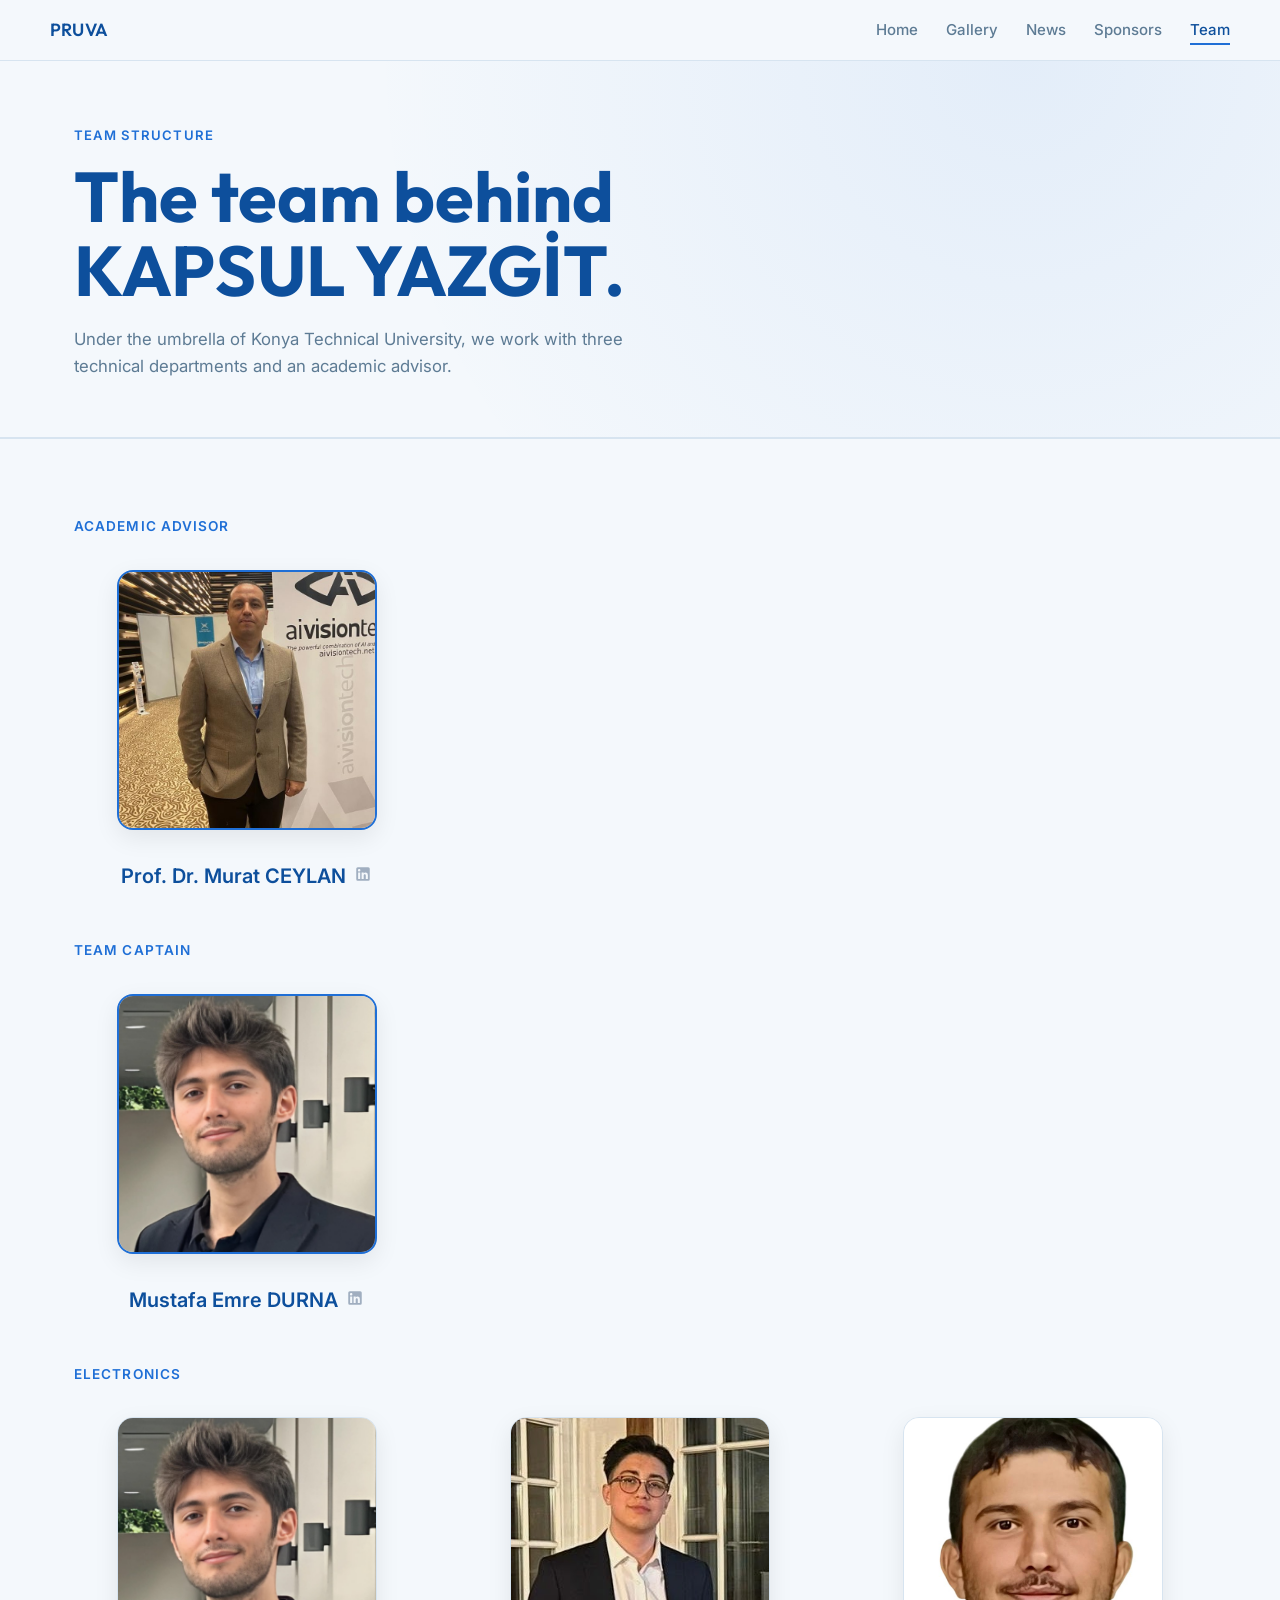
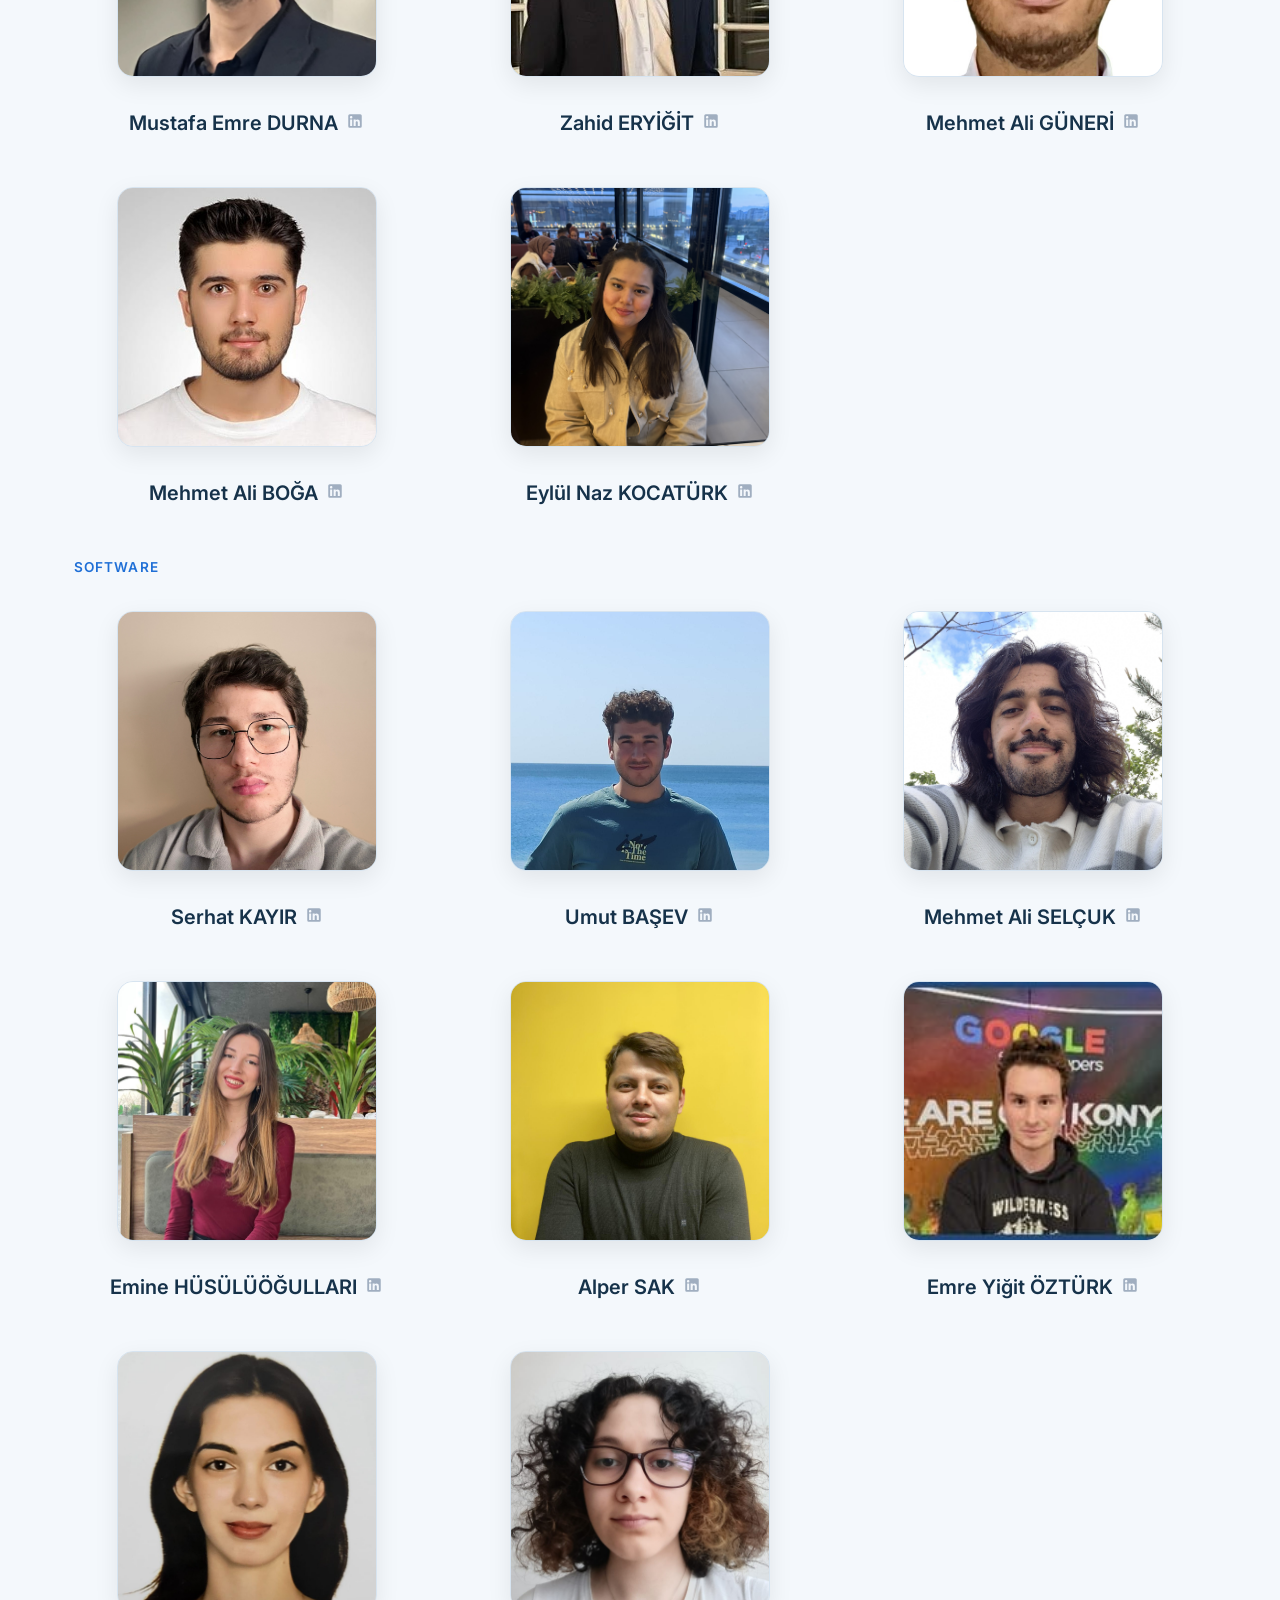
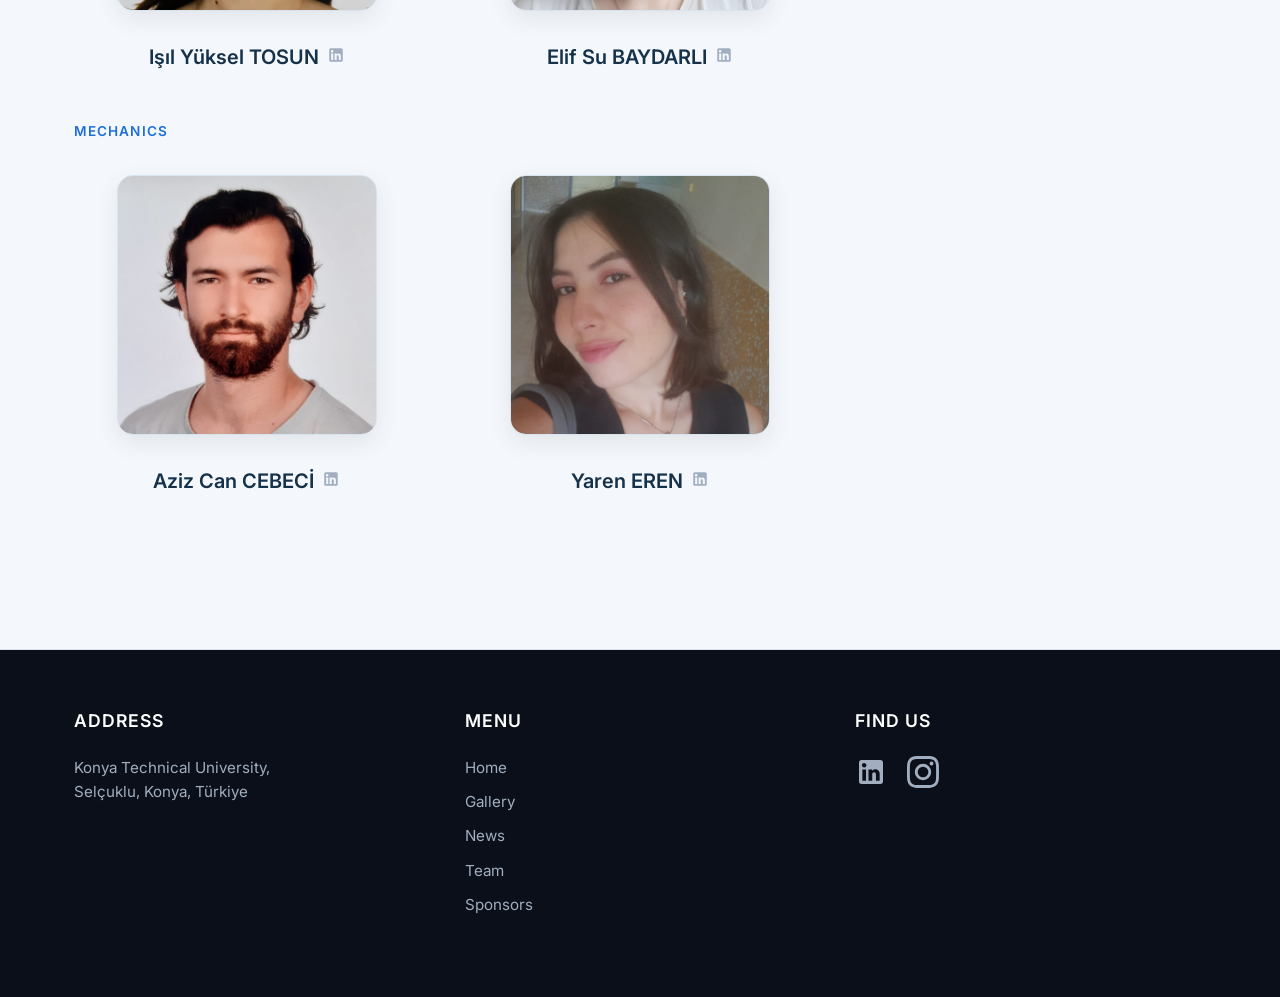
<file: team.html>
<!DOCTYPE html>
<html lang="en">
<head>
<meta charset="UTF-8">
<meta name="viewport" content="width=device-width, initial-scale=1.0">
<title>Team — KAPSUL YAZGİT PRUVA</title>
<link rel="icon" type="image/png" href="assets/img/team_logo/pruva-favicon.png">
<link rel="preconnect" href="https://fonts.googleapis.com">
<link href="https://fonts.googleapis.com/css2?family=Outfit:wght@500;600;700&family=Inter:wght@400;500;600&display=swap" rel="stylesheet">
<link rel="stylesheet" href="assets/css/style.css">
</head>
<body>

<header class="site-header">
  <div class="wrap nav-row">
    <a href="index.html" class="brand">PRUVA</a>
    <button class="nav-toggle" aria-label="Menu">MENU</button>
    <nav class="main-nav">
      <ul>
        <li><a href="index.html">Home</a></li>
        <li><a href="gallery.html">Gallery</a></li>
        <li><a href="news.html">News</a></li>
        <li><a href="sponsors.html">Sponsors</a></li>
        <li><a href="team.html">Team</a></li>
      </ul>
    </nav>
  </div>
</header>

<section class="hero" style="padding:64px 0 40px;">
  <div class="wrap">
    <div class="eyebrow">Team Structure</div>
    <h1>The team behind KAPSUL YAZGİT.</h1>
    <p class="lead">Under the umbrella of Konya Technical University, we work with three technical departments and an academic advisor.</p>
  </div>
</section>

<section>
  <div class="wrap">

    <!-- Academic Advisor -->
    <div class="team-block">
      <h3>Academic Advisor</h3>
      <div class="team-members">
        <div class="member-card lead">
          <div class="member-photo"><img src="assets/img/team/advisor/murat_ceylan.jpg" alt="Prof. Dr. Murat CEYLAN" onerror="this.parentElement.innerHTML=''"></div>
          <div class="member-name">
            Prof. Dr. Murat CEYLAN
            <a href="https://www.linkedin.com/in/murat-ceylan-phd/" target="_blank" class="member-linkedin" aria-label="LinkedIn">
              <svg viewBox="0 0 24 24" xmlns="http://www.w3.org/2000/svg"><path d="M19 3a2 2 0 0 1 2 2v14a2 2 0 0 1-2 2H5a2 2 0 0 1-2-2V5a2 2 0 0 1 2-2zm-.5 15.5v-5.3a3.26 3.26 0 0 0-3.26-3.26c-.85 0-1.84.52-2.32 1.3v-1.11h-2.79v8.37h2.79v-4.93c0-.77.62-1.4 1.39-1.4a1.4 1.4 0 0 1 1.4 1.4v4.93zM6.88 8.56a1.68 1.68 0 0 0 1.68-1.68c0-.93-.75-1.69-1.68-1.69a1.69 1.69 0 0 0-1.69 1.69c0 .93.76 1.68 1.69 1.68m1.39 9.94v-8.37H5.5v8.37z"/></svg>
            </a>
          </div>
        </div>
      </div>
    </div>

    <!-- Team Captain -->
    <div class="team-block">
      <h3>Team Captain</h3>
      <div class="team-members">
        <div class="member-card lead">
          <div class="member-photo"><img src="assets/img/team/electronic/mustafa_emre_durna.jpg" alt="Mustafa Emre DURNA" onerror="this.parentElement.innerHTML=''"></div>
          <div class="member-name">
            Mustafa Emre DURNA
            <a href="https://www.linkedin.com/in/mustafa-emre-durna/" target="_blank" class="member-linkedin" aria-label="LinkedIn">
              <svg viewBox="0 0 24 24" xmlns="http://www.w3.org/2000/svg"><path d="M19 3a2 2 0 0 1 2 2v14a2 2 0 0 1-2 2H5a2 2 0 0 1-2-2V5a2 2 0 0 1 2-2zm-.5 15.5v-5.3a3.26 3.26 0 0 0-3.26-3.26c-.85 0-1.84.52-2.32 1.3v-1.11h-2.79v8.37h2.79v-4.93c0-.77.62-1.4 1.39-1.4a1.4 1.4 0 0 1 1.4 1.4v4.93zM6.88 8.56a1.68 1.68 0 0 0 1.68-1.68c0-.93-.75-1.69-1.68-1.69a1.69 1.69 0 0 0-1.69 1.69c0 .93.76 1.68 1.69 1.68m1.39 9.94v-8.37H5.5v8.37z"/></svg>
            </a>
          </div>
        </div>
      </div>
    </div>

    <!-- Electronics -->
    <div class="team-block">
      <h3>Electronics</h3>
      <div class="team-members">
        <div class="member-card">
          <div class="member-photo"><img src="assets/img/team/electronic/mustafa_emre_durna.jpg" alt="Mustafa Emre DURNA" onerror="this.parentElement.innerHTML=''"></div>
          <div class="member-name">
            Mustafa Emre DURNA
            <a href="https://www.linkedin.com/in/mustafa-emre-durna/" target="_blank" class="member-linkedin" aria-label="LinkedIn">
              <svg viewBox="0 0 24 24" xmlns="http://www.w3.org/2000/svg"><path d="M19 3a2 2 0 0 1 2 2v14a2 2 0 0 1-2 2H5a2 2 0 0 1-2-2V5a2 2 0 0 1 2-2zm-.5 15.5v-5.3a3.26 3.26 0 0 0-3.26-3.26c-.85 0-1.84.52-2.32 1.3v-1.11h-2.79v8.37h2.79v-4.93c0-.77.62-1.4 1.39-1.4a1.4 1.4 0 0 1 1.4 1.4v4.93zM6.88 8.56a1.68 1.68 0 0 0 1.68-1.68c0-.93-.75-1.69-1.68-1.69a1.69 1.69 0 0 0-1.69 1.69c0 .93.76 1.68 1.69 1.68m1.39 9.94v-8.37H5.5v8.37z"/></svg>
            </a>
          </div>
        </div>
        <div class="member-card">
          <div class="member-photo"><img src="assets/img/team/electronic/zahid_eryigit.jpg" alt="Zahid ERYİĞİT" onerror="this.parentElement.innerHTML=''"></div>
          <div class="member-name">
            Zahid ERYİĞİT
            <a href="https://www.linkedin.com/in/zaid-eryi%C4%9Fit-5b8930272/" target="_blank" class="member-linkedin" aria-label="LinkedIn">
              <svg viewBox="0 0 24 24" xmlns="http://www.w3.org/2000/svg"><path d="M19 3a2 2 0 0 1 2 2v14a2 2 0 0 1-2 2H5a2 2 0 0 1-2-2V5a2 2 0 0 1 2-2zm-.5 15.5v-5.3a3.26 3.26 0 0 0-3.26-3.26c-.85 0-1.84.52-2.32 1.3v-1.11h-2.79v8.37h2.79v-4.93c0-.77.62-1.4 1.39-1.4a1.4 1.4 0 0 1 1.4 1.4v4.93zM6.88 8.56a1.68 1.68 0 0 0 1.68-1.68c0-.93-.75-1.69-1.68-1.69a1.69 1.69 0 0 0-1.69 1.69c0 .93.76 1.68 1.69 1.68m1.39 9.94v-8.37H5.5v8.37z"/></svg>
            </a>
          </div>
        </div>
        <div class="member-card">
          <div class="member-photo"><img src="assets/img/team/electronic/mehmet_ali_guneri.jpg" alt="Mehmet Ali GÜNERİ" onerror="this.parentElement.innerHTML=''"></div>
          <div class="member-name">
            Mehmet Ali GÜNERİ
            <a href="https://www.linkedin.com/in/mehmet-ali-g%C3%BCneri-9350a62a0/" target="_blank" class="member-linkedin" aria-label="LinkedIn">
              <svg viewBox="0 0 24 24" xmlns="http://www.w3.org/2000/svg"><path d="M19 3a2 2 0 0 1 2 2v14a2 2 0 0 1-2 2H5a2 2 0 0 1-2-2V5a2 2 0 0 1 2-2zm-.5 15.5v-5.3a3.26 3.26 0 0 0-3.26-3.26c-.85 0-1.84.52-2.32 1.3v-1.11h-2.79v8.37h2.79v-4.93c0-.77.62-1.4 1.39-1.4a1.4 1.4 0 0 1 1.4 1.4v4.93zM6.88 8.56a1.68 1.68 0 0 0 1.68-1.68c0-.93-.75-1.69-1.68-1.69a1.69 1.69 0 0 0-1.69 1.69c0 .93.76 1.68 1.69 1.68m1.39 9.94v-8.37H5.5v8.37z"/></svg>
            </a>
          </div>
        </div>
        <div class="member-card">
          <div class="member-photo"><img src="assets/img/team/electronic/mehmet_ali_boga.jpg" alt="Mehmet Ali BOĞA" onerror="this.parentElement.innerHTML=''"></div>
          <div class="member-name">
            Mehmet Ali BOĞA
            <a href="https://www.linkedin.com/in/mehmetaliboga/" target="_blank" class="member-linkedin" aria-label="LinkedIn">
              <svg viewBox="0 0 24 24" xmlns="http://www.w3.org/2000/svg"><path d="M19 3a2 2 0 0 1 2 2v14a2 2 0 0 1-2 2H5a2 2 0 0 1-2-2V5a2 2 0 0 1 2-2zm-.5 15.5v-5.3a3.26 3.26 0 0 0-3.26-3.26c-.85 0-1.84.52-2.32 1.3v-1.11h-2.79v8.37h2.79v-4.93c0-.77.62-1.4 1.39-1.4a1.4 1.4 0 0 1 1.4 1.4v4.93zM6.88 8.56a1.68 1.68 0 0 0 1.68-1.68c0-.93-.75-1.69-1.68-1.69a1.69 1.69 0 0 0-1.69 1.69c0 .93.76 1.68 1.69 1.68m1.39 9.94v-8.37H5.5v8.37z"/></svg>
            </a>
          </div>
        </div>
        <div class="member-card">
          <div class="member-photo"><img src="assets/img/team/electronic/eylul_naz_kocaturk.jpg" alt="Eylül Naz KOCATÜRK" onerror="this.parentElement.innerHTML=''"></div>
          <div class="member-name">
            Eylül Naz KOCATÜRK
            <a href="https://www.linkedin.com/in/eyl%C3%BCl-naz-kocat%C3%BCrk/" target="_blank" class="member-linkedin" aria-label="LinkedIn">
              <svg viewBox="0 0 24 24" xmlns="http://www.w3.org/2000/svg"><path d="M19 3a2 2 0 0 1 2 2v14a2 2 0 0 1-2 2H5a2 2 0 0 1-2-2V5a2 2 0 0 1 2-2zm-.5 15.5v-5.3a3.26 3.26 0 0 0-3.26-3.26c-.85 0-1.84.52-2.32 1.3v-1.11h-2.79v8.37h2.79v-4.93c0-.77.62-1.4 1.39-1.4a1.4 1.4 0 0 1 1.4 1.4v4.93zM6.88 8.56a1.68 1.68 0 0 0 1.68-1.68c0-.93-.75-1.69-1.68-1.69a1.69 1.69 0 0 0-1.69 1.69c0 .93.76 1.68 1.69 1.68m1.39 9.94v-8.37H5.5v8.37z"/></svg>
            </a>
          </div>
        </div>
      </div>
    </div>

    <!-- Software -->
    <div class="team-block">
      <h3>Software</h3>
      <div class="team-members">
        <div class="member-card">
          <div class="member-photo"><img src="assets/img/team/software/serhat_kayir.jpg" alt="Serhat KAYIR" onerror="this.parentElement.innerHTML=''"></div>
          <div class="member-name">
            Serhat KAYIR
            <a href="https://www.linkedin.com/in/serhat-k-62a79b255/" target="_blank" class="member-linkedin" aria-label="LinkedIn">
              <svg viewBox="0 0 24 24" xmlns="http://www.w3.org/2000/svg"><path d="M19 3a2 2 0 0 1 2 2v14a2 2 0 0 1-2 2H5a2 2 0 0 1-2-2V5a2 2 0 0 1 2-2zm-.5 15.5v-5.3a3.26 3.26 0 0 0-3.26-3.26c-.85 0-1.84.52-2.32 1.3v-1.11h-2.79v8.37h2.79v-4.93c0-.77.62-1.4 1.39-1.4a1.4 1.4 0 0 1 1.4 1.4v4.93zM6.88 8.56a1.68 1.68 0 0 0 1.68-1.68c0-.93-.75-1.69-1.68-1.69a1.69 1.69 0 0 0-1.69 1.69c0 .93.76 1.68 1.69 1.68m1.39 9.94v-8.37H5.5v8.37z"/></svg>
            </a>
          </div>
        </div>
        <div class="member-card">
          <div class="member-photo"><img src="assets/img/team/software/umut_basev.jpg" alt="Umut BAŞEV" onerror="this.parentElement.innerHTML=''"></div>
          <div class="member-name">
            Umut BAŞEV
            <a href="https://www.linkedin.com/in/umut-ba%C5%9Fev-8618562a4/" target="_blank" class="member-linkedin" aria-label="LinkedIn">
              <svg viewBox="0 0 24 24" xmlns="http://www.w3.org/2000/svg"><path d="M19 3a2 2 0 0 1 2 2v14a2 2 0 0 1-2 2H5a2 2 0 0 1-2-2V5a2 2 0 0 1 2-2zm-.5 15.5v-5.3a3.26 3.26 0 0 0-3.26-3.26c-.85 0-1.84.52-2.32 1.3v-1.11h-2.79v8.37h2.79v-4.93c0-.77.62-1.4 1.39-1.4a1.4 1.4 0 0 1 1.4 1.4v4.93zM6.88 8.56a1.68 1.68 0 0 0 1.68-1.68c0-.93-.75-1.69-1.68-1.69a1.69 1.69 0 0 0-1.69 1.69c0 .93.76 1.68 1.69 1.68m1.39 9.94v-8.37H5.5v8.37z"/></svg>
            </a>
          </div>
        </div>
        <div class="member-card">
          <div class="member-photo"><img src="assets/img/team/software/mehmet_ali_selcuk.jpg" alt="Mehmet Ali SELÇUK" onerror="this.parentElement.innerHTML=''"></div>
          <div class="member-name">
            Mehmet Ali SELÇUK
            <a href="https://www.linkedin.com/in/mehmet-ali-sel%C3%A7uk-a4860b32a/" target="_blank" class="member-linkedin" aria-label="LinkedIn">
              <svg viewBox="0 0 24 24" xmlns="http://www.w3.org/2000/svg"><path d="M19 3a2 2 0 0 1 2 2v14a2 2 0 0 1-2 2H5a2 2 0 0 1-2-2V5a2 2 0 0 1 2-2zm-.5 15.5v-5.3a3.26 3.26 0 0 0-3.26-3.26c-.85 0-1.84.52-2.32 1.3v-1.11h-2.79v8.37h2.79v-4.93c0-.77.62-1.4 1.39-1.4a1.4 1.4 0 0 1 1.4 1.4v4.93zM6.88 8.56a1.68 1.68 0 0 0 1.68-1.68c0-.93-.75-1.69-1.68-1.69a1.69 1.69 0 0 0-1.69 1.69c0 .93.76 1.68 1.69 1.68m1.39 9.94v-8.37H5.5v8.37z"/></svg>
            </a>
          </div>
        </div>
        <div class="member-card">
          <div class="member-photo"><img src="assets/img/team/software/emine_husuluogullari.jpg" alt="Emine HÜSÜLÜÖĞULLARI" onerror="this.parentElement.innerHTML=''"></div>
          <div class="member-name">
            Emine HÜSÜLÜÖĞULLARI
            <a href="https://www.linkedin.com/in/emine-h%C3%BCs%C3%BCl%C3%BCo%C4%9Fullar%C4%B1/" target="_blank" class="member-linkedin" aria-label="LinkedIn">
              <svg viewBox="0 0 24 24" xmlns="http://www.w3.org/2000/svg"><path d="M19 3a2 2 0 0 1 2 2v14a2 2 0 0 1-2 2H5a2 2 0 0 1-2-2V5a2 2 0 0 1 2-2zm-.5 15.5v-5.3a3.26 3.26 0 0 0-3.26-3.26c-.85 0-1.84.52-2.32 1.3v-1.11h-2.79v8.37h2.79v-4.93c0-.77.62-1.4 1.39-1.4a1.4 1.4 0 0 1 1.4 1.4v4.93zM6.88 8.56a1.68 1.68 0 0 0 1.68-1.68c0-.93-.75-1.69-1.68-1.69a1.69 1.69 0 0 0-1.69 1.69c0 .93.76 1.68 1.69 1.68m1.39 9.94v-8.37H5.5v8.37z"/></svg>
            </a>
          </div>
        </div>
        <div class="member-card">
          <div class="member-photo"><img src="assets/img/team/software/alper_sak.jpg" alt="Alper SAK" onerror="this.parentElement.innerHTML=''"></div>
          <div class="member-name">
            Alper SAK
            <a href="https://www.linkedin.com/in/alper-sak/" target="_blank" class="member-linkedin" aria-label="LinkedIn">
              <svg viewBox="0 0 24 24" xmlns="http://www.w3.org/2000/svg"><path d="M19 3a2 2 0 0 1 2 2v14a2 2 0 0 1-2 2H5a2 2 0 0 1-2-2V5a2 2 0 0 1 2-2zm-.5 15.5v-5.3a3.26 3.26 0 0 0-3.26-3.26c-.85 0-1.84.52-2.32 1.3v-1.11h-2.79v8.37h2.79v-4.93c0-.77.62-1.4 1.39-1.4a1.4 1.4 0 0 1 1.4 1.4v4.93zM6.88 8.56a1.68 1.68 0 0 0 1.68-1.68c0-.93-.75-1.69-1.68-1.69a1.69 1.69 0 0 0-1.69 1.69c0 .93.76 1.68 1.69 1.68m1.39 9.94v-8.37H5.5v8.37z"/></svg>
            </a>
          </div>
        </div>
        <div class="member-card">
          <div class="member-photo"><img src="assets/img/team/software/emre_yigit_ozturk.jpg" alt="Emre Yiğit ÖZTÜRK" onerror="this.parentElement.innerHTML=''"></div>
          <div class="member-name">
            Emre Yiğit ÖZTÜRK
            <a href="https://www.linkedin.com/in/emreyigitozturk/" target="_blank" class="member-linkedin" aria-label="LinkedIn">
              <svg viewBox="0 0 24 24" xmlns="http://www.w3.org/2000/svg"><path d="M19 3a2 2 0 0 1 2 2v14a2 2 0 0 1-2 2H5a2 2 0 0 1-2-2V5a2 2 0 0 1 2-2zm-.5 15.5v-5.3a3.26 3.26 0 0 0-3.26-3.26c-.85 0-1.84.52-2.32 1.3v-1.11h-2.79v8.37h2.79v-4.93c0-.77.62-1.4 1.39-1.4a1.4 1.4 0 0 1 1.4 1.4v4.93zM6.88 8.56a1.68 1.68 0 0 0 1.68-1.68c0-.93-.75-1.69-1.68-1.69a1.69 1.69 0 0 0-1.69 1.69c0 .93.76 1.68 1.69 1.68m1.39 9.94v-8.37H5.5v8.37z"/></svg>
            </a>
          </div>
        </div>
        <div class="member-card">
          <div class="member-photo"><img src="assets/img/team/software/isil_yuksel_tosun.jpg" alt="Işıl Yüksel TOSUN" onerror="this.parentElement.innerHTML=''"></div>
          <div class="member-name">
            Işıl Yüksel TOSUN
            <a href="https://www.linkedin.com/in/i%C5%9F%C4%B1l-y%C3%BCksel-tosun-954ba13b2/" target="_blank" class="member-linkedin" aria-label="LinkedIn">
              <svg viewBox="0 0 24 24" xmlns="http://www.w3.org/2000/svg"><path d="M19 3a2 2 0 0 1 2 2v14a2 2 0 0 1-2 2H5a2 2 0 0 1-2-2V5a2 2 0 0 1 2-2zm-.5 15.5v-5.3a3.26 3.26 0 0 0-3.26-3.26c-.85 0-1.84.52-2.32 1.3v-1.11h-2.79v8.37h2.79v-4.93c0-.77.62-1.4 1.39-1.4a1.4 1.4 0 0 1 1.4 1.4v4.93zM6.88 8.56a1.68 1.68 0 0 0 1.68-1.68c0-.93-.75-1.69-1.68-1.69a1.69 1.69 0 0 0-1.69 1.69c0 .93.76 1.68 1.69 1.68m1.39 9.94v-8.37H5.5v8.37z"/></svg>
            </a>
          </div>
        </div>
        <div class="member-card">
          <div class="member-photo"><img src="assets/img/team/software/elif_su_baydarli.jpg" alt="Elif Su BAYDARLI" onerror="this.parentElement.innerHTML=''"></div>
          <div class="member-name">
            Elif Su BAYDARLI
            <a href="https://www.linkedin.com/in/elif-su-baydarli-371136331/" target="_blank" class="member-linkedin" aria-label="LinkedIn">
              <svg viewBox="0 0 24 24" xmlns="http://www.w3.org/2000/svg"><path d="M19 3a2 2 0 0 1 2 2v14a2 2 0 0 1-2 2H5a2 2 0 0 1-2-2V5a2 2 0 0 1 2-2zm-.5 15.5v-5.3a3.26 3.26 0 0 0-3.26-3.26c-.85 0-1.84.52-2.32 1.3v-1.11h-2.79v8.37h2.79v-4.93c0-.77.62-1.4 1.39-1.4a1.4 1.4 0 0 1 1.4 1.4v4.93zM6.88 8.56a1.68 1.68 0 0 0 1.68-1.68c0-.93-.75-1.69-1.68-1.69a1.69 1.69 0 0 0-1.69 1.69c0 .93.76 1.68 1.69 1.68m1.39 9.94v-8.37H5.5v8.37z"/></svg>
            </a>
          </div>
        </div>
      </div>
    </div>

    <!-- Mechanics -->
    <div class="team-block">
      <h3>Mechanics</h3>
      <div class="team-members">
        <div class="member-card">
          <div class="member-photo"><img src="assets/img/team/mechanic/aziz_can_cebeci.jpg" alt="Aziz Can CEBECİ" onerror="this.parentElement.innerHTML=''"></div>
          <div class="member-name">
            Aziz Can CEBECİ
            <a href="https://www.linkedin.com/in/aziz-can-cebeci-090a19252/" target="_blank" class="member-linkedin" aria-label="LinkedIn">
              <svg viewBox="0 0 24 24" xmlns="http://www.w3.org/2000/svg"><path d="M19 3a2 2 0 0 1 2 2v14a2 2 0 0 1-2 2H5a2 2 0 0 1-2-2V5a2 2 0 0 1 2-2zm-.5 15.5v-5.3a3.26 3.26 0 0 0-3.26-3.26c-.85 0-1.84.52-2.32 1.3v-1.11h-2.79v8.37h2.79v-4.93c0-.77.62-1.4 1.39-1.4a1.4 1.4 0 0 1 1.4 1.4v4.93zM6.88 8.56a1.68 1.68 0 0 0 1.68-1.68c0-.93-.75-1.69-1.68-1.69a1.69 1.69 0 0 0-1.69 1.69c0 .93.76 1.68 1.69 1.68m1.39 9.94v-8.37H5.5v8.37z"/></svg>
            </a>
          </div>
        </div>
        <div class="member-card">
          <div class="member-photo"><img src="assets/img/team/mechanic/yaren_eren.jpg" alt="Yaren EREN" onerror="this.parentElement.innerHTML=''"></div>
          <div class="member-name">
            Yaren EREN
            <a href="https://www.linkedin.com/in/yaren-eren-032497297/" target="_blank" class="member-linkedin" aria-label="LinkedIn">
              <svg viewBox="0 0 24 24" xmlns="http://www.w3.org/2000/svg"><path d="M19 3a2 2 0 0 1 2 2v14a2 2 0 0 1-2 2H5a2 2 0 0 1-2-2V5a2 2 0 0 1 2-2zm-.5 15.5v-5.3a3.26 3.26 0 0 0-3.26-3.26c-.85 0-1.84.52-2.32 1.3v-1.11h-2.79v8.37h2.79v-4.93c0-.77.62-1.4 1.39-1.4a1.4 1.4 0 0 1 1.4 1.4v4.93zM6.88 8.56a1.68 1.68 0 0 0 1.68-1.68c0-.93-.75-1.69-1.68-1.69a1.69 1.69 0 0 0-1.69 1.69c0 .93.76 1.68 1.69 1.68m1.39 9.94v-8.37H5.5v8.37z"/></svg>
            </a>
          </div>
        </div>
      </div>
    </div>

  </div>
</section>

<footer class="site-footer">
  <div class="wrap footer-content">
    
    <div class="footer-section">
      <h3>Address</h3>
      <p>Konya Technical University,<br>Selçuklu, Konya, Türkiye</p>
    </div>

    <div class="footer-section">
      <h3>Menu</h3>
      <div class="footer-menu-links">
        <a href="index.html">Home</a>
        <a href="gallery.html">Gallery</a>
        <a href="news.html">News</a>
        <a href="team.html">Team</a>
        <a href="sponsors.html">Sponsors</a>
      </div>
    </div>

    <div class="footer-section">
      <h3>Find Us</h3>
      <div class="social-logos">
        <a href="https://www.linkedin.com/in/pruva-takimi-93b752388/" target="_blank" aria-label="LinkedIn">
          <svg viewBox="0 0 24 24" xmlns="http://www.w3.org/2000/svg"><path d="M19 3a2 2 0 0 1 2 2v14a2 2 0 0 1-2 2H5a2 2 0 0 1-2-2V5a2 2 0 0 1 2-2zm-.5 15.5v-5.3a3.26 3.26 0 0 0-3.26-3.26c-.85 0-1.84.52-2.32 1.3v-1.11h-2.79v8.37h2.79v-4.93c0-.77.62-1.4 1.39-1.4a1.4 1.4 0 0 1 1.4 1.4v4.93zM6.88 8.56a1.68 1.68 0 0 0 1.68-1.68c0-.93-.75-1.69-1.68-1.69a1.69 1.69 0 0 0-1.69 1.69c0 .93.76 1.68 1.69 1.68m1.39 9.94v-8.37H5.5v8.37z"/></svg>
        </a>
        <a href="https://www.instagram.com/pruva_team/" target="_blank" aria-label="Instagram">
          <svg viewBox="0 0 24 24" xmlns="http://www.w3.org/2000/svg"><path d="M12 2.163c3.204 0 3.584.012 4.85.07 3.252.148 4.771 1.691 4.919 4.919.058 1.265.069 1.645.069 4.849 0 3.205-.012 3.584-.069 4.849-.149 3.225-1.664 4.771-4.919 4.919-1.266.058-1.644.07-4.85.07-3.204 0-3.584-.012-4.849-.07-3.26-.149-4.771-1.699-4.919-4.92-.058-1.265-.07-1.644-.07-4.849 0-3.204 0.013-3.583.07-4.849.149-3.227 1.664-4.771 4.919-4.919 1.266-.057 1.645-.069 4.849-.069zM12 0C8.741 0 8.333.014 7.053.072 2.695.272.273 2.69.073 7.051.014 8.333 0 8.741 0 12c0 3.259.014 3.668.072 4.948.2 4.358 2.618 6.78 6.98 6.98 1.281.058 1.689.072 4.948.072 3.259 0 3.668-.014 4.948-.072 4.354-.2 6.782-2.618 6.979-6.98.059-1.28.073-1.689.073-4.948 0-3.259-.014-3.667-.072-4.947-.196-4.354-2.617-6.78-6.979-6.98C15.668.014 15.259 0 12 0zm0 5.838a6.162 6.162 0 1 0 0 12.324 6.162 6.162 0 0 0 0-12.324zM12 16a4 4 0 1 1 0-8 4 4 0 0 1 0 8zm6.406-11.845a1.44 1.44 0 1 0 0 2.881 1.44 1.44 0 0 0 0-2.881z"/></svg>
        </a>
      </div>
    </div>
  </div>
</footer>

<script src="assets/js/main.js"></script>
</body>
</html>
</file>
<file: assets/css/style.css>
:root{
  --bg:         #f4f8fc;
  --bg-alt:     #e9f1fa;
  --bg-card:    #ffffff;
  --line:       #d7e4f0;
  --text:       #16324a;
  --muted:      #5d7b94;
  --accent:     #1f6fd6; 
  --accent-dim: #c9e0f7;
  --signal:     #0d4f9c;
  --radius:     6px;
  --maxw:       1180px;

  --f-display: "Outfit", "Inter", system-ui, sans-serif;
  --f-body:    "Inter", system-ui, sans-serif;
  --f-mono:    "Inter", system-ui, sans-serif;
}

*{box-sizing:border-box;}
html{scroll-behavior:smooth;}
body{
  margin:0;
  background:var(--bg);
  color:var(--text);
  font-family:var(--f-body);
  line-height:1.6;
}
img{max-width:100%;display:block;}
a{color:inherit;text-decoration:none;}

.wrap{
  max-width:var(--maxw);
  margin:0 auto;
  padding:0 24px;
}

header.site-header{
  position:sticky; top:0; z-index:50;
  background:rgba(244,248,252,0.94);
  backdrop-filter:blur(8px);
  border-bottom:1px solid var(--line);
}
.nav-row{
  display:flex; align-items:center; justify-content:space-between;
  padding:16px 0;
}
.brand{
  display:flex; align-items:center; gap:10px;
  font-family:var(--f-display);
  font-weight:600; font-size:1.1rem;
  letter-spacing:0.01em;
  color:var(--signal);
}
.brand .tag{
  font-family:var(--f-body);
  font-weight:600;
  font-size:0.65rem;
  color:var(--accent);
  background:var(--accent-dim);
  padding:3px 7px;
  border-radius:var(--radius);
}
nav.main-nav ul{
  display:flex; gap:28px; list-style:none; margin:0; padding:0;
}
nav.main-nav a{
  font-size:0.94rem; color:var(--muted); font-weight:500;
  position:relative; padding:4px 0;
}
nav.main-nav a:hover, nav.main-nav a.active{ color:var(--signal); }
nav.main-nav a.active::after{
  content:""; position:absolute; left:0; bottom:-2px;
  width:100%; height:2px; background:var(--accent);
}
.nav-toggle{display:none;}

@media (max-width:760px){
  nav.main-nav{
    position:fixed; inset:64px 0 0 0;
    background:var(--bg); padding:24px;
    display:none; flex-direction:column;
  }
  nav.main-nav.open{display:flex;}
  nav.main-nav ul{flex-direction:column; gap:18px;}
  .nav-toggle{
    display:block; background:#fff; border:1px solid var(--line);
    color:var(--signal); padding:6px 10px; border-radius:var(--radius);
    font-weight:600; cursor:pointer;
  }
}

.hero{
  padding:96px 0 64px;
  border-bottom:1px solid var(--line);
  background:
    radial-gradient(circle at 80% 0%, rgba(31,111,214,0.08), transparent 60%);
}
.hero .eyebrow{
  font-family:var(--f-body); color:var(--accent); font-weight:600;
  font-size:0.82rem; letter-spacing:0.08em; text-transform:uppercase;
}
.hero h1{
  font-family:var(--f-display);
  font-size:clamp(2.4rem, 6vw, 4.4rem);
  line-height:1.05; margin:14px 0 18px;
  max-width:820px;
  color:var(--signal);
}
.hero p.lead{
  color:var(--muted); max-width:620px; font-size:1.05rem;
}
.hero .cta-row{display:flex; gap:14px; margin-top:28px; flex-wrap:wrap;}
.btn{
  display:inline-block; padding:13px 24px;
  border-radius:var(--radius); font-size:0.94rem; font-weight:600;
  border:1px solid transparent;
}
.btn-primary{background:var(--accent); color:#ffffff;}
.btn-primary:hover{background:var(--signal);}
.btn-ghost{border-color:var(--line); color:var(--text); background:#fff;}
.btn-ghost:hover{border-color:var(--accent); color:var(--accent);}

section{padding:64px 0;}
section + section{border-top:1px solid var(--line);}
.section-head{margin-bottom:36px;}
.section-head .eyebrow{
  font-family:var(--f-body); color:var(--accent); font-weight:600;
  font-size:0.8rem; letter-spacing:0.08em; text-transform:uppercase;
}
.section-head h2{
  font-family:var(--f-display); font-size:1.9rem; margin:8px 0 0;
  color:var(--signal);
}

.grid{display:grid; gap:20px;}
.grid-3{grid-template-columns:repeat(3,1fr);}
.grid-2{grid-template-columns:repeat(2,1fr);}
@media (max-width:900px){.grid-3,.grid-2{grid-template-columns:1fr;}}

.card{
  background:var(--bg-card); border:1px solid var(--line);
  border-radius:var(--radius); padding:24px;
  box-shadow:0 1px 3px rgba(22,50,74,0.04);
}
.card h3{font-family:var(--f-display); margin:0 0 8px; font-size:1.1rem; color:var(--signal);}
.card p{color:var(--muted); font-size:0.92rem; margin:0;}

.stat-row{display:flex; gap:36px; flex-wrap:wrap; margin-top:8px;}
.stat .num{font-family:var(--f-display); font-size:2.1rem; color:var(--accent); font-weight:700;}
.stat .label{color:var(--muted); font-size:0.85rem;}

.gallery-grid{
  display:grid; grid-template-columns:repeat(3,1fr); gap:14px;
}
@media (max-width:760px){.gallery-grid{grid-template-columns:repeat(2,1fr);}}
.gallery-item{
  aspect-ratio:4/3; overflow:hidden; border-radius:var(--radius);
  border:1px solid var(--line); background:var(--bg-alt);
}
.gallery-item img{width:100%; height:100%; object-fit:cover;}

#news-list{display:flex; flex-direction:column; gap:0;}
.news-item{
  display:grid; grid-template-columns:140px 1fr; gap:24px;
  padding:22px 0; border-top:1px solid var(--line);
}
.news-item:first-child{border-top:none;}
.news-item time{
  font-family:var(--f-body); color:var(--accent); font-size:0.84rem; font-weight:600;
}
.news-item h3{margin:0 0 6px; font-family:var(--f-display); font-size:1.15rem; color:var(--signal);}
.news-item p{color:var(--muted); margin:0; font-size:0.94rem;}
.news-item .badge{
  display:inline-block; margin-top:8px; font-weight:600;
  font-size:0.72rem; color:var(--accent); border:1px solid var(--accent-dim);
  background:var(--accent-dim);
  padding:3px 8px; border-radius:var(--radius);
}
@media (max-width:600px){.news-item{grid-template-columns:1fr;}}
.empty-state{color:var(--muted); font-size:0.95rem;}

.sponsor-grid{
  display:grid; grid-template-columns:repeat(4,1fr); gap:20px;
}
@media (max-width:900px){.sponsor-grid{grid-template-columns:repeat(3,1fr);}}
@media (max-width:600px){.sponsor-grid{grid-template-columns:repeat(2,1fr);}}
.sponsor-logo{
  background:var(--bg-card); border:1px solid var(--line);
  border-radius:var(--radius); padding:24px;
  display:flex; align-items:center; justify-content:center;
  min-height:110px; color:var(--muted); font-size:0.85rem;
  box-shadow:0 1px 3px rgba(22,50,74,0.04);
}
.sponsor-logo img{max-height:60px; width:auto; object-fit:contain;}

.team-block{margin-bottom:48px;}
.team-block h3{
  font-family:var(--f-body); color:var(--accent); font-weight:600; font-size:0.85rem;
  text-transform:uppercase; letter-spacing:0.08em; margin-bottom:18px;
}
.team-members{display:flex; flex-wrap:wrap; gap:20px;}
.member-card{
  display:flex; flex-direction:column; align-items:center; gap:10px;
  width:140px; text-align:center;
}
.member-photo{
  width:120px; height:120px; border-radius:var(--radius);
  overflow:hidden; background:var(--bg-alt); border:1px solid var(--line);
}
.member-photo img{width:100%; height:100%; object-fit:cover;}
.member-name{font-size:0.9rem; font-weight:500; color:var(--text);}
.member-card.lead .member-photo{border-color:var(--accent); border-width:2px;}
.member-card.lead .member-name{color:var(--signal); font-weight:600;}

footer.site-footer{
  border-top:1px solid var(--line); padding:40px 0; margin-top:40px;
}
.footer-row{
  display:flex; justify-content:space-between; align-items:center;
  flex-wrap:wrap; gap:16px;
}
.footer-row .muted{color:var(--muted); font-size:0.85rem;}
.footer-links{display:flex; gap:18px;}
.footer-links a{color:var(--muted); font-size:0.85rem;}
.footer-links a:hover{color:var(--accent);}


.sponsor-grid {
  display: grid;
  grid-template-columns: repeat(3, 1fr);
  gap: 48px;
  align-items: center;
  justify-items: center;
}

@media (max-width: 768px) {
  .sponsor-grid {
    grid-template-columns: repeat(2, 1fr);
  }
}
@media (max-width: 480px) {
  .sponsor-grid {
    grid-template-columns: 1fr;
  }
}

.sponsor-logo {
  display: flex;
  align-items: center;     
  justify-content: center;  
  height: 140px;
  width: 100%;
  padding: 16px; 
}

.sponsor-logo img {
  max-width: 100%;
  max-height: 100%;
  object-fit: contain;     
  opacity: 0.8;
  transition: all 0.3s ease;
}

.sponsor-logo img:hover {
  opacity: 1;
  transform: scale(1.05);
}

.gallery-item {
  overflow: hidden;
  border-radius: 16px;
}

.gallery-item img {
  width: 100%;
  height: 100%;
  object-fit: cover;
  transition: transform 0.3s ease;
}

.gallery-item:hover img {
  transform: scale(1.05);
}

.team-members {
  display: grid;
  grid-template-columns: repeat(3, 1fr);
  gap: 48px;
  justify-items: center;
  margin-top: 32px;
}

@media (max-width: 900px) {
  .team-members {
    grid-template-columns: repeat(2, 1fr);
  }
}

@media (max-width: 550px) {
  .team-members {
    grid-template-columns: 1fr;
  }
}

.member-card {
  width: 100%;
  max-width: 300px;
  text-align: center;
}

.member-photo {
  width: 260px;
  height: 260px;
  margin: 0 auto 20px auto;
  border-radius: 16px;
  overflow: hidden;
  box-shadow: 0 8px 24px rgba(0, 0, 0, 0.08);
}

.member-photo img {
  width: 100%;
  height: 100%;
  object-fit: cover;
  transition: transform 0.3s ease;
}

.member-card:hover .member-photo img {
  transform: scale(1.05);
}

.member-name {
  font-size: 1.25rem;
  font-weight: 600;
}

.site-footer {
  padding: 60px 0 30px;
  background-color: #0b0f19;
  color: #fff;
  border-top: 1px solid rgba(255, 255, 255, 0.1);
}

.footer-content {
  display: grid;
  grid-template-columns: repeat(3, 1fr);
  gap: 40px;
  margin-bottom: 40px;
}

@media (max-width: 768px) {
  .footer-content {
    grid-template-columns: 1fr;
    text-align: center;
  }
}

.footer-section h3 {
  font-size: 1.1rem;
  font-weight: 600;
  margin-bottom: 20px;
  text-transform: uppercase;
  letter-spacing: 1px;
  color: #fff;
}

.footer-section p {
  font-size: 0.95rem;
  color: #a0aec0;
  line-height: 1.6;
}

.footer-menu-links {
  display: flex;
  flex-direction: column;
  gap: 10px;
}

@media (max-width: 768px) {
  .footer-menu-links {
    align-items: center;
  }
}

.footer-menu-links a {
  color: #a0aec0;
  text-decoration: none;
  font-size: 0.95rem;
  transition: color 0.2s ease;
}

.footer-menu-links a:hover {
  color: #fff;
}

.social-logos {
  display: flex;
  gap: 20px;
}

@media (max-width: 768px) {
  .social-logos {
    justify-content: center;
  }
}

.social-logos a {
  display: inline-block;
  width: 32px;
  height: 32px;
}

.social-logos svg {
  width: 100%;
  height: 100%;
  fill: #a0aec0;
  transition: fill 0.3s ease, transform 0.2s ease;
}

.social-logos a:hover svg {
  transform: scale(1.1);
}

.social-logos a[aria-label="LinkedIn"]:hover svg {
  fill: #0077b5;
}

.social-logos a[aria-label="Instagram"]:hover svg {
  fill: #e1306c;
}

.footer-bottom {
  border-top: 1px solid rgba(255, 255, 255, 0.1);
  padding-top: 24px;
  text-align: center;
}

.footer-bottom .muted {
  font-size: 0.85rem;
  color: #718096;
}

.featured-news {
  margin-bottom: 60px;
}

.split-layout {
  display: grid;
  grid-template-columns: 1fr 1fr;
  background-color: #111827;
  border-radius: 16px;
  overflow: hidden;
  box-shadow: 0 10px 30px rgba(0, 0, 0, 0.2);
}

.split-image {
  width: 100%;
  height: 100%;
}

.split-image img {
  width: 100%;
  height: 100%;
  object-fit: cover;
  min-height: 400px;
}

.split-text {
  padding: 48px;
  display: flex;
  flex-direction: column;
  justify-content: center;
}

.split-text h2 {
  font-size: 2rem;
  margin-bottom: 24px;
  color: #fff;
  line-height: 1.2;
}

.split-text p {
  font-size: 1.05rem;
  line-height: 1.6;
  color: #a0aec0;
  margin-bottom: 16px;
}

.split-text p:last-child {
  margin-bottom: 0;
}

@media (max-width: 900px) {
  .split-layout {
    grid-template-columns: 1fr;
  }
  
  .split-image img {
    min-height: 300px;
  }
  
  .split-text {
    padding: 32px;
  }
}

.news-item {
  display: flex;
  gap: 40px; 
  margin-bottom: 50px;
  align-items: center; 
  background: transparent;
  border: none;
  padding: 0;
}

.news-image {
  flex: 0 0 320px;
  width: 320px; 
  aspect-ratio: 1 / 1; 
  position: relative;
  z-index: 1;
}

.news-image .main-img {
  width: 100%;
  height: 100%;
  object-fit: contain; 
  border-radius: 16px;
  transition: transform 0.4s cubic-bezier(0.175, 0.885, 0.32, 1.275); 
  filter: drop-shadow(0 20px 35px rgba(0, 0, 0, 0.6));
}

.news-item:hover .news-image .main-img {
  transform: scale(1.05) translateY(-8px); 
}

.news-content {
  flex-grow: 1; 
  display: flex;
  flex-direction: column;
  background-color: #0b0f19;
  padding: 40px; 
  border-radius: 20px; 
  border: 1px solid rgba(255, 255, 255, 0.05);
  position: relative;
  overflow: hidden;
  box-shadow: 0 15px 35px rgba(0, 0, 0, 0.2);
}

.news-content .row-bg-blur {
  position: absolute;
  top: -20%;
  left: -20%;
  width: 140%;
  height: 140%;
  object-fit: cover;
  filter: blur(50px) opacity(0.14); 
  z-index: 0; 
  pointer-events: none; 
}

.news-content time,
.news-content h3,
.news-content p,
.news-content .badge {
  position: relative;
  z-index: 1;
}

.news-content time {
  display: block;
  font-size: 0.95rem;
  color: #3b82f6; 
  margin-bottom: 10px;
  font-weight: 600;
  text-transform: uppercase;
  letter-spacing: 1px;
}

.news-content h3 {
  font-size: 1.7rem;
  margin-bottom: 14px;
  color: #fff;
  line-height: 1.3;
}

.news-content p {
  color: #a0aec0;
  line-height: 1.7;
  margin-bottom: 24px;
  font-size: 1.05rem;
}

.news-content .badge {
  align-self: flex-start;
  background: rgba(59, 130, 246, 0.15);
  color: #3b82f6;
  padding: 8px 16px;
  border-radius: 6px;
  font-size: 0.85rem;
  font-weight: 600;
}

@media (max-width: 900px) {
  .news-item {
    flex-direction: column; 
    gap: 32px;
  }
  .news-image {
    width: 100%; 
    max-width: 260px; 
    margin: 0 auto; 
  }
  .news-content {
    padding: 32px 24px;
    align-items: center; 
    text-align: center;
    width: 100%;
  }
  .news-content .badge {
    align-self: center; 
  }
}

.member-name {
  display: flex;
  align-items: center;
  justify-content: center;
  gap: 8px;
}

.member-linkedin svg {
  width: 18px;
  height: 18px;
  fill: #a0aec0;
  transition: fill 0.3s ease;
}

.member-linkedin:hover svg {
  fill: #fff; 
}
</file>
